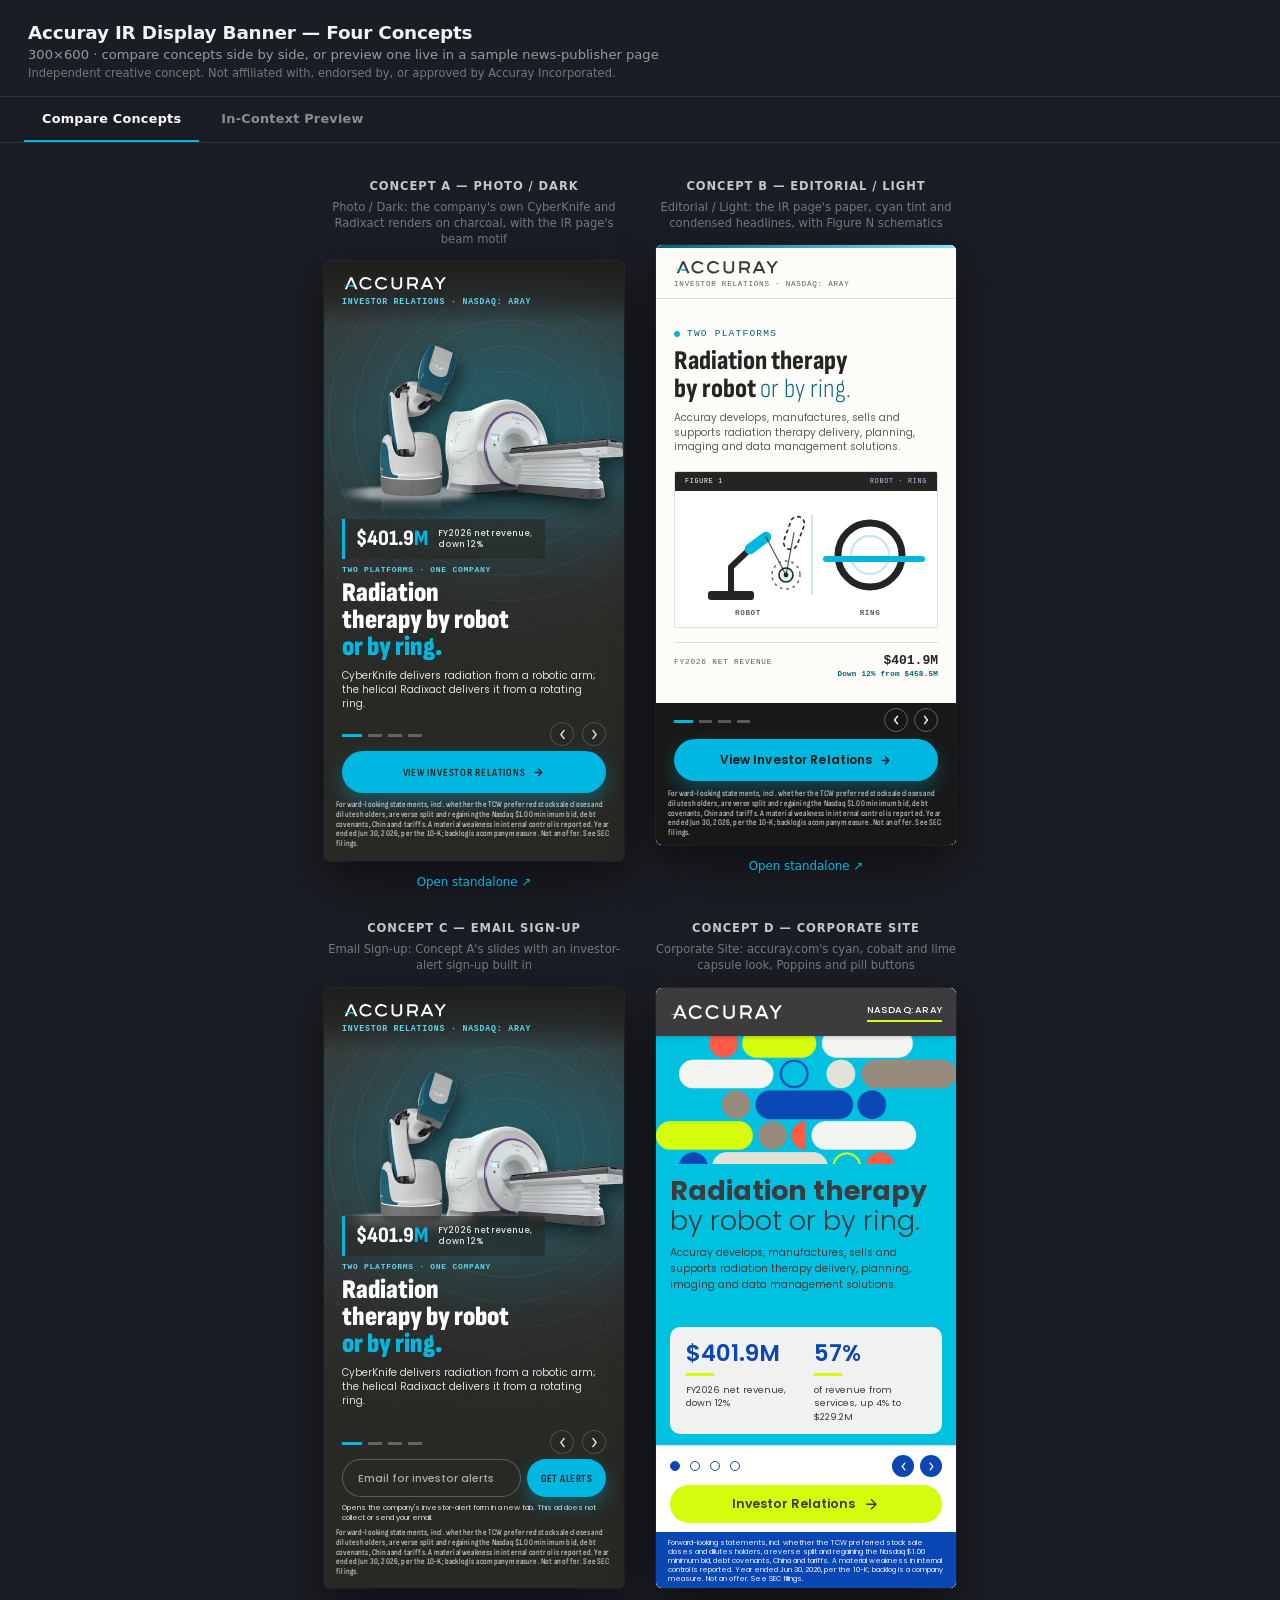
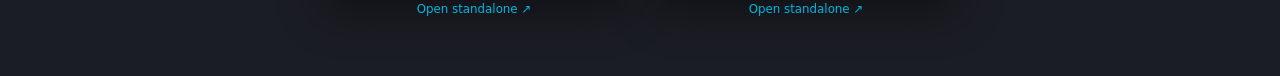
<file: index.html>
<!DOCTYPE html>
<html lang="en">
<head>
<meta name="robots" content="noindex,nofollow">
<meta charset="UTF-8">
<meta name="viewport" content="width=device-width,initial-scale=1">
<meta name="ir-banner-company" content="Accuray Incorporated">
<link rel="icon" href="data:,">
<title>Accuray IR Banner — Concept Comparison</title>
<style>
  :root { --ui-accent:#00b7e1; }
  * { margin:0; padding:0; box-sizing:border-box; }
  html, body {
    height:100%;
    background:#1b1d24;
    font-family:-apple-system, BlinkMacSystemFont, 'Segoe UI', system-ui, sans-serif;
    color:#f2f3f5;
  }
  header {
    padding:22px 28px 16px;
    border-bottom:1px solid rgba(255,255,255,0.08);
  }
  header h1 { font-size:1.15rem; font-weight:700; letter-spacing:-0.01em; }
  header p { margin-top:4px; font-size:0.82rem; color:rgba(255,255,255,0.55); }
  header p.pitch-note { font-size:0.72rem; color:rgba(255,255,255,0.4); }

  /* ---- tabs ---- */
  .tabs {
    display:flex;
    gap:4px;
    padding:0 24px;
    border-bottom:1px solid rgba(255,255,255,0.08);
  }
  .tab-btn {
    background:none;
    border:0;
    font-family:inherit;
    color:rgba(255,255,255,0.5);
    font-size:0.8rem;
    font-weight:700;
    letter-spacing:0.02em;
    padding:14px 18px;
    cursor:pointer;
    border-bottom:2px solid transparent;
    transition:color 0.15s ease;
  }
  .tab-btn:hover { color:rgba(255,255,255,0.8); }
  .tab-btn.active { color:#fff; border-bottom-color:var(--ui-accent); }
  .tab-panel { display:none; }
  .tab-panel.active { display:block; }

  main {
    display:flex;
    flex-wrap:wrap;
    gap:32px;
    justify-content:center;
    padding:36px 24px 60px;
  }
  /* four 300px frames need about 1344px of width; below that, wrap 2 + 2 rather than 3 + 1 */
  @media (max-width:1343px) { main { max-width:700px; margin:0 auto; } }
  .col { display:flex; flex-direction:column; align-items:center; gap:14px; }
  .col h2 {
    font-size:0.72rem;
    font-weight:700;
    letter-spacing:0.08em;
    text-transform:uppercase;
    color:rgba(255,255,255,0.75);
  }
  .col .tag {
    max-width:300px;
    min-height:2.8em;
    font-size:0.72rem;
    line-height:1.4;
    text-align:center;
    color:rgba(255,255,255,0.4);
    margin-top:-8px;
  }
  .frame-wrap {
    width:300px;
    height:600px;
    border-radius:6px;
    overflow:hidden;
    box-shadow:0 20px 48px rgba(0,0,0,0.45), 0 0 0 1px rgba(255,255,255,0.06);
    background:#000;
  }
  iframe { width:300px; height:600px; border:0; display:block; }
  .col a {
    font-size:0.74rem;
    color:var(--ui-accent);
    text-decoration:none;
  }
  .col a:hover { text-decoration:underline; }

  /* ---- in-context preview panel ---- */
  .preview-intro {
    text-align:center;
    padding:28px 24px 0;
  }
  .preview-intro p {
    font-size:0.82rem;
    color:rgba(255,255,255,0.55);
    max-width:560px;
    margin:0 auto;
  }
  .concept-switch {
    display:flex;
    flex-wrap:wrap;
    gap:10px;
    justify-content:center;
    padding:18px 24px 0;
  }
  .concept-btn {
    background:rgba(255,255,255,0.06);
    border:1px solid rgba(255,255,255,0.14);
    color:rgba(255,255,255,0.65);
    font-family:inherit;
    font-size:0.76rem;
    font-weight:700;
    letter-spacing:0.02em;
    padding:9px 16px;
    border-radius:20px;
    cursor:pointer;
    transition:all 0.15s ease;
  }
  .concept-btn:hover { border-color:rgba(255,255,255,0.3); }
  .concept-btn.active { background:var(--ui-accent); border-color:var(--ui-accent); color:#0c1015; }

  .preview-wrap {
    max-width:1180px;
    margin:24px auto 12px;
    padding:0 24px;
  }
  .preview-frame-outer {
    border-radius:6px;
    overflow:hidden;
    box-shadow:0 20px 48px rgba(0,0,0,0.45), 0 0 0 1px rgba(255,255,255,0.06);
  }
  #preview-iframe {
    width:100%;
    height:950px;
    border:0;
    display:block;
    background:#fff;
  }
  .preview-footer {
    text-align:center;
    padding:14px 24px 60px;
  }
  .preview-footer a {
    font-size:0.74rem;
    color:var(--ui-accent);
    text-decoration:none;
  }
  .preview-footer a:hover { text-decoration:underline; }
</style>
</head>
<body>

<header>
  <h1>Accuray IR Display Banner — Four Concepts</h1>
  <p>300×600 · compare concepts side by side, or preview one live in a sample news-publisher page</p>
  <p class="pitch-note">Independent creative concept. Not affiliated with, endorsed by, or approved by Accuray Incorporated.</p>
</header>

<div class="tabs">
  <button type="button" class="tab-btn active" data-tab="compare">Compare Concepts</button>
  <button type="button" class="tab-btn" data-tab="preview">In-Context Preview</button>
</div>

<section class="tab-panel active" id="tab-compare">
  <main>
    <div class="col">
      <h2>Concept A — Photo / Dark</h2>
      <span class="tag">Photo / Dark: the company&#x27;s own CyberKnife and Radixact renders on charcoal, with the IR page&#x27;s beam motif</span>
      <div class="frame-wrap">
        <iframe src="concept-a-photo/index.html" title="Accuray banner — photo concept"></iframe>
      </div>
      <a href="concept-a-photo/index.html" target="_blank" rel="noopener">Open standalone ↗</a>
    </div>

    <div class="col">
      <h2>Concept B — Editorial / Light</h2>
      <span class="tag">Editorial / Light: the IR page&#x27;s paper, cyan tint and condensed headlines, with Figure N schematics</span>
      <div class="frame-wrap">
        <iframe src="concept-b-editorial/index.html" title="Accuray banner — editorial concept"></iframe>
      </div>
      <a href="concept-b-editorial/index.html" target="_blank" rel="noopener">Open standalone ↗</a>
    </div>

    <div class="col">
      <h2>Concept C — Email Sign-up</h2>
      <span class="tag">Email Sign-up: Concept A&#x27;s slides with an investor-alert sign-up built in</span>
      <div class="frame-wrap">
        <iframe src="concept-c-dashboard/index.html" title="Accuray banner — email sign-up concept"></iframe>
      </div>
      <a href="concept-c-dashboard/index.html" target="_blank" rel="noopener">Open standalone ↗</a>
    </div>

    <div class="col">
      <h2>Concept D — Corporate Site</h2>
      <span class="tag">Corporate Site: accuray.com&#x27;s cyan, cobalt and lime capsule look, Poppins and pill buttons</span>
      <div class="frame-wrap">
        <iframe src="concept-d-corporate/index.html" title="Accuray banner — corporate-site concept"></iframe>
      </div>
      <a href="concept-d-corporate/index.html" target="_blank" rel="noopener">Open standalone ↗</a>
    </div>
  </main>
</section>

<section class="tab-panel" id="tab-preview">
  <div class="preview-intro">
    <p>A sample news-publisher article page with the banner dropped into the right-rail ad slot — the way it would actually sit alongside real editorial content. Switch concepts below.</p>
  </div>

  <div class="concept-switch">
    <button type="button" class="concept-btn active" data-concept="a">Concept A — Photo</button>
    <button type="button" class="concept-btn" data-concept="b">Concept B — Editorial</button>
    <button type="button" class="concept-btn" data-concept="c">Concept C — Email Sign-up</button>
    <button type="button" class="concept-btn" data-concept="d">Concept D — Corporate Site</button>
  </div>

  <div class="preview-wrap">
    <div class="preview-frame-outer">
      <iframe id="preview-iframe" src="context-preview/news.html?concept=a" title="Accuray banner — in-context publisher preview"></iframe>
    </div>
  </div>

  <div class="preview-footer">
    <a id="preview-open-link" href="context-preview/news.html?concept=a" target="_blank" rel="noopener">Open standalone ↗</a>
  </div>
</section>

<script>
  document.querySelectorAll('.tab-btn').forEach(function (btn) {
    btn.addEventListener('click', function () {
      document.querySelectorAll('.tab-btn').forEach(function (b) { b.classList.remove('active') })
      document.querySelectorAll('.tab-panel').forEach(function (p) { p.classList.remove('active') })
      btn.classList.add('active')
      document.getElementById('tab-' + btn.dataset.tab).classList.add('active')
    })
  })

  document.querySelectorAll('.concept-btn').forEach(function (btn) {
    btn.addEventListener('click', function () {
      document.querySelectorAll('.concept-btn').forEach(function (b) { b.classList.remove('active') })
      btn.classList.add('active')
      var url = 'context-preview/news.html?concept=' + btn.dataset.concept
      document.getElementById('preview-iframe').src = url
      document.getElementById('preview-open-link').href = url
    })
  })
</script>

</body>
</html>
</file>
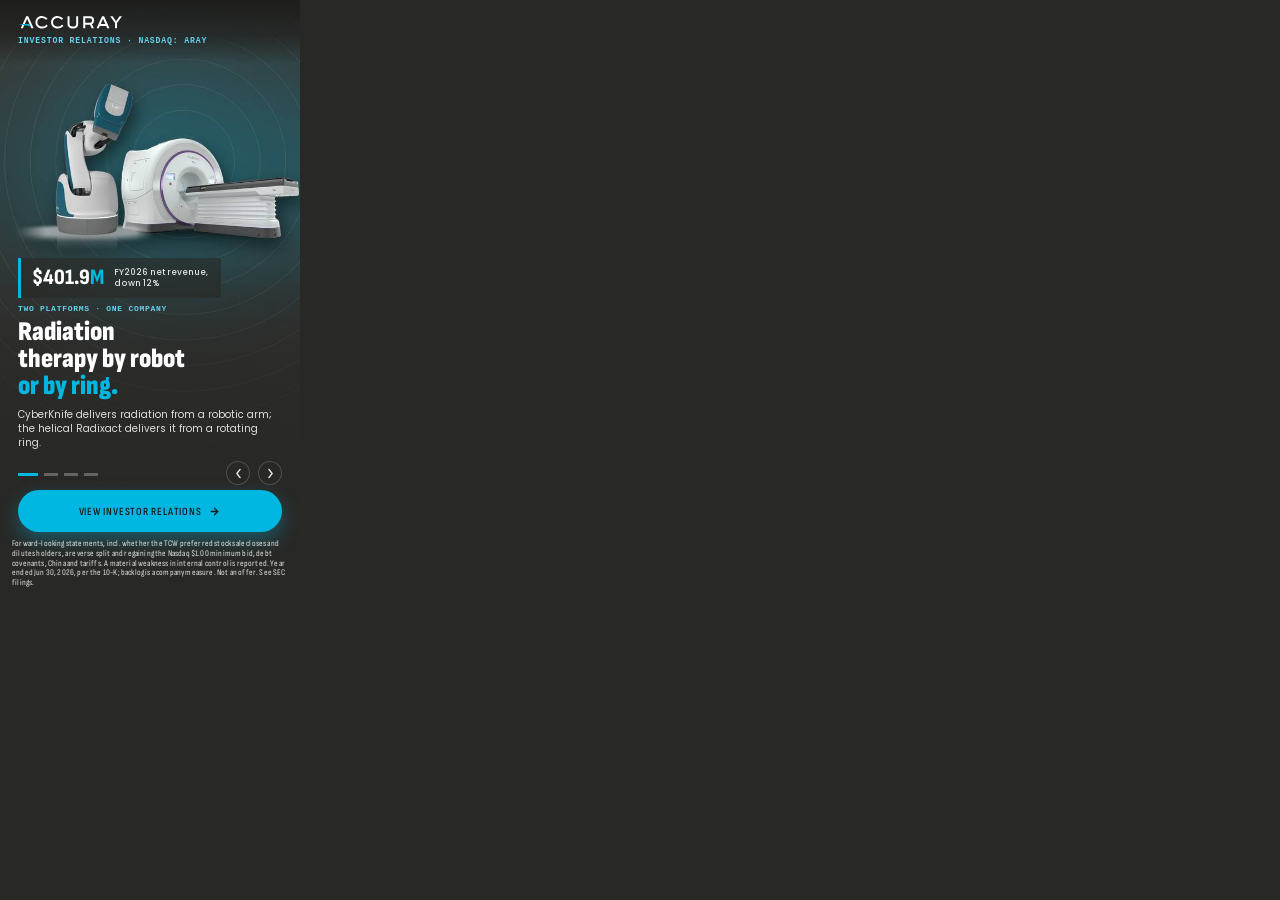
<file: concept-a-photo/index.html>
<!DOCTYPE html>
<html lang="en">
<head>
<meta name="robots" content="noindex,nofollow">
<meta charset="UTF-8">
<meta name="ad.size" content="width=300,height=600">
<meta http-equiv="X-UA-Compatible" content="IE=Edge">
<meta name="viewport" content="width=300,initial-scale=1">
<link rel="icon" href="data:,">
<title>Accuray Incorporated — Investor Relations</title>
<link rel="preconnect" href="https://fonts.googleapis.com">
<link rel="preconnect" href="https://fonts.gstatic.com" crossorigin>
<link href="https://fonts.googleapis.com/css2?family=Sofia+Sans+Condensed:wght@500;700;800;900&family=Poppins:wght@400;500;600&family=Ubuntu+Sans+Mono:wght@500;700&display=swap" rel="stylesheet">
<link rel="stylesheet" href="style.css">
</head>
<body>

<!--
  Accuray Incorporated — IR display banner, 300x600 — Concept A: Photo / Dark.
  Promotes: https://gracinting.github.io/accuray-ir-concept/
  The company's own CyberKnife and Radixact renders (accuray.com, as used on
  the IR concept page) on charcoal with a cyan halo, plus the IR page's beam
  motif. Floating chip, headline, CTA and a long risk disclosure; no persistent
  stat row (every figure carries its own qualifier on the slide). Concept C is
  generated from this file (scripts/build_concept_c.py): re-run it after every edit.
-->

<div id="banner" aria-label="Accuray Incorporated investor relations advertisement">

  <div id="slides">

    <!-- Slide 1 — Overview: two platforms -->
    <section class="slide" data-index="0">
      <img class="slide-bg" src="assets/slide-1.jpg" alt="Accuray CyberKnife robotic system beside the Radixact ring system (company renders)">
      <div class="slide-scrim-top"></div>
      <div class="slide-scrim-bottom"></div>
      <div class="slide-copy">
        <div class="mid-chip">
          <span class="chip-num">$401.9<em>M</em></span>
          <span class="chip-label">FY2026 net revenue,<br>down 12%</span>
        </div>
        <div class="copy-bottom">
          <div class="kicker">Two Platforms · One Company</div>
          <h1>Radiation<br>therapy by robot<br><em>or&nbsp;by&nbsp;ring.</em></h1>
          <p>CyberKnife delivers radiation from a robotic arm; the helical Radixact delivers it from a rotating ring.</p>
        </div>
      </div>
    </section>

    <!-- Slide 2 — CyberKnife (robotic delivery) -->
    <section class="slide" data-index="1">
      <img class="slide-bg" src="assets/slide-2.jpg" alt="Accuray CyberKnife S7 render with a schematic of beams aimed at one target">
      <div class="slide-scrim-top"></div>
      <div class="slide-scrim-bottom"></div>
      <div class="slide-copy">
        <div class="mid-chip">
          <span class="chip-num">CyberKnife<em>&nbsp;S7</em></span>
          <span class="chip-label">Robotic<br>delivery</span>
        </div>
        <div class="copy-bottom">
          <div class="kicker">The Robot</div>
          <h1>A robotic arm<br>that moves around<br><em>the&nbsp;patient.</em></h1>
          <p>A compact linear accelerator rides the arm. The company says Synchrony tracking is designed to adapt treatment to targets that move.</p>
        </div>
      </div>
    </section>

    <!-- Slide 3 — Radixact (helical delivery) -->
    <section class="slide" data-index="2">
      <img class="slide-bg" src="assets/slide-3.jpg" alt="Accuray Radixact helical ring system (company render)">
      <div class="slide-scrim-top"></div>
      <div class="slide-scrim-bottom"></div>
      <div class="slide-copy">
        <div class="mid-chip">
          <span class="chip-num">360<em>°</em></span>
          <span class="chip-label">Helical delivery<br>from a ring</span>
        </div>
        <div class="copy-bottom">
          <div class="kicker">The Ring</div>
          <h1>A ring that turns<br>while the table<br><em>moves&nbsp;through.</em></h1>
          <p>Radixact pairs a linear accelerator with CT imaging in a ring gantry. ClearRT imaging is the company’s helical kVCT.</p>
        </div>
      </div>
    </section>

    <!-- Slide 4 — FY2026 in the filing, with the financing status -->
    <section class="slide" data-index="3">
      <img class="slide-bg" src="assets/slide-4.jpg" alt="">
      <svg class="motif" viewBox="0 0 300 600" role="img" aria-label="Bars: products revenue fell from $237.6 million to $172.7 million; services rose from $220.9 million to $229.2 million">
        <text class="m-lab" x="18" y="76">NET REVENUE · $ MILLIONS · FY2025 VS FY2026</text>
        <text class="m-grp" x="18" y="97">PRODUCTS</text><text class="m-pct down" x="282" y="97" text-anchor="end">DOWN 27%</text>
        <rect class="b25" x="18" y="102" width="198" height="12" rx="6"/><text class="m-yr" x="26" y="110.6">FY25</text><text class="m-bv" x="222" y="110.6">237.6</text>
        <rect class="b26" x="18" y="118" width="143.9" height="12" rx="6"/><text class="m-yr k" x="26" y="126.6">FY26</text><text class="m-bv hi" x="167.9" y="126.6">172.7</text>
        <text class="m-grp" x="18" y="153">SERVICES</text><text class="m-pct up" x="282" y="153" text-anchor="end">UP 4%</text>
        <rect class="b25" x="18" y="158" width="184.1" height="12" rx="6"/><text class="m-yr" x="26" y="166.6">FY25</text><text class="m-bv" x="208.1" y="166.6">220.9</text>
        <rect class="b26" x="18" y="174" width="191" height="12" rx="6"/><text class="m-yr k" x="26" y="182.6">FY26</text><text class="m-bv hi" x="215" y="182.6">229.2</text>
        <text class="m-lab" x="18" y="203">BARS SHARE ONE SCALE, 0 TO $240M · 10-K</text>
      </svg>
      <div class="slide-scrim-top"></div>
      <div class="slide-scrim-bottom"></div>
      <div class="slide-copy">
        <div class="mid-chip">
          <span class="chip-num">$312.5<em>M</em></span>
          <span class="chip-label">Order backlog, Jun 30,<br>down 27% (company measure)</span>
        </div>
        <div class="copy-bottom">
          <div class="kicker">FY2026 · Year to Jun 30, 2026</div>
          <h1>Services up 4%.<br>Products down 27%.<br><em>Net&nbsp;loss&nbsp;$49.2M.</em></h1>
          <p>Cash $40.6M against $182.0M of debt principal. The TCW preferred stock sale is signed, not closed.</p>
        </div>
      </div>
    </section>

  </div>

  <!-- Persistent chrome — sits above the rotating slides -->
  <header id="top-bar" class="reveal" data-delay="0">
    <div id="logo">
      <svg class="lockup" viewBox="0 0 340.73 41.02" role="img" aria-label="Accuray" ><path fill="#fff" d="M77.93,0C66,0,57.06,8.78,57.06,20.41c0,12,9.25,20.61,22,20.61,7.55,0,13.88-2.75,18.3-8l.26-.31-4.28-4.64-.34.33c-4.39,4.4-8.07,6-13.58,6-7.7,0-16-4.37-16-14,0-8.12,6.22-14,14.79-14,4.78,0,9,1.75,13.72,5.69l.29.24,4.82-4.11L96.71,8A26.69,26.69,0,0,0,77.93,0"/><path fill="#fff" d="M129.14,0c-11.9,0-20.87,8.78-20.87,20.41,0,12,9.25,20.61,22,20.61,7.55,0,13.88-2.75,18.3-8l.26-.31-4.28-4.64-.33.33c-4.4,4.4-8.08,6-13.59,6-7.69,0-16-4.37-16-14,0-8.12,6.22-14,14.79-14,4.78,0,9,1.75,13.71,5.69l.3.24,4.83-4.11L147.93,8a26.73,26.73,0,0,0-18.79-8"/><path fill="#fff" d="M162.35.87V25.13c0,3.25.17,6.19,2.23,9.23,4,5.87,11.67,6.51,14.79,6.51,3.93,0,11.09-.75,14.88-5.72,2.61-3.37,2.81-6.28,2.81-10V.87h-6.39V25.13c0,6.65-2.92,9.24-10.42,9.24-4.54,0-7.63-.87-9.44-2.68s-2-3.91-2-6.56V.87h-6.44"/><path fill="#fff" d="M30,9.14l13.76,31H51L33.5.82H26.77L9,40.1H16Z"/><polygon fill="#fff" points="318.06 40.1 324.5 40.1 324.47 23.31 340.73 0.92 332.69 0.92 321.38 16.82 309.91 0.92 302.08 0.92 318.02 23.13 318.06 40.1"/><path fill="#fff" d="M249.34,14.67A13.73,13.73,0,0,0,235.64,1H213.79V40.1h6.5V28.37h15.52l5.7,11.74h7.32l-6.64-13.4A13.71,13.71,0,0,0,249.34,14.67ZM220.29,7.39h15.35a7.28,7.28,0,1,1,0,14.56H220.29Z"/><path fill="#fff" d="M282.13.82h-6.74L257.59,40.1h7.05L268,32.7h21.15l3.29,7.4h7.24Zm-3.48,8.32,7.57,17H271Z"/><polygon fill="#00b7e1" points="40.73 33.22 37.57 26.11 0 26.11 40.73 33.22"/></svg>
    </div>
    <div id="eyebrow">INVESTOR&nbsp;RELATIONS&nbsp;·&nbsp;NASDAQ:&nbsp;ARAY</div>
  </header>

  <div id="bottom-fixed" class="reveal" data-delay="4">
    <button type="button" class="nav-arrow" id="arrow-prev" aria-label="Previous slide">
    <svg viewBox="0 0 16 16"><path d="M10 3 6 8l4 5" stroke="currentColor" stroke-width="1.7" fill="none" stroke-linecap="round" stroke-linejoin="round"/></svg>
  </button>
    <button type="button" class="nav-arrow" id="arrow-next" aria-label="Next slide">
    <svg viewBox="0 0 16 16"><path d="M6 3l4 5-4 5" stroke="currentColor" stroke-width="1.7" fill="none" stroke-linecap="round" stroke-linejoin="round"/></svg>
  </button>
    <div id="dots" role="tablist" aria-label="Slide selector">
      <button class="dot active" data-index="0" aria-label="Slide 1: Two platforms"></button>
      <button class="dot" data-index="1" aria-label="Slide 2: CyberKnife"></button>
      <button class="dot" data-index="2" aria-label="Slide 3: Radixact"></button>
      <button class="dot" data-index="3" aria-label="Slide 4: FY2026 and financing"></button>
    </div>


    <a href="#" id="cta">
      <span>View Investor Relations</span>
      <svg viewBox="0 0 16 16" id="cta-arrow" aria-hidden="true"><path d="M4 8h8M8 4l4 4-4 4" stroke="currentColor" stroke-width="1.6" fill="none" stroke-linecap="round" stroke-linejoin="round"/></svg>
    </a>
    <p id="disclosure">Forward-looking statements, incl. whether the TCW preferred stock sale closes and dilutes holders, a reverse split and regaining the Nasdaq $1.00 minimum bid, debt covenants, China and tariffs. A material weakness in internal control is reported. Year ended Jun 30, 2026, per the 10-K; backlog is a company measure. Not an offer. See SEC filings.</p>
  </div>

  <!-- Standard HTML5-ad click-tag plumbing -->
  <div id="click-tag-wrapper"></div>
</div>

<script src="script.js"></script>
</body>
</html>
</file>
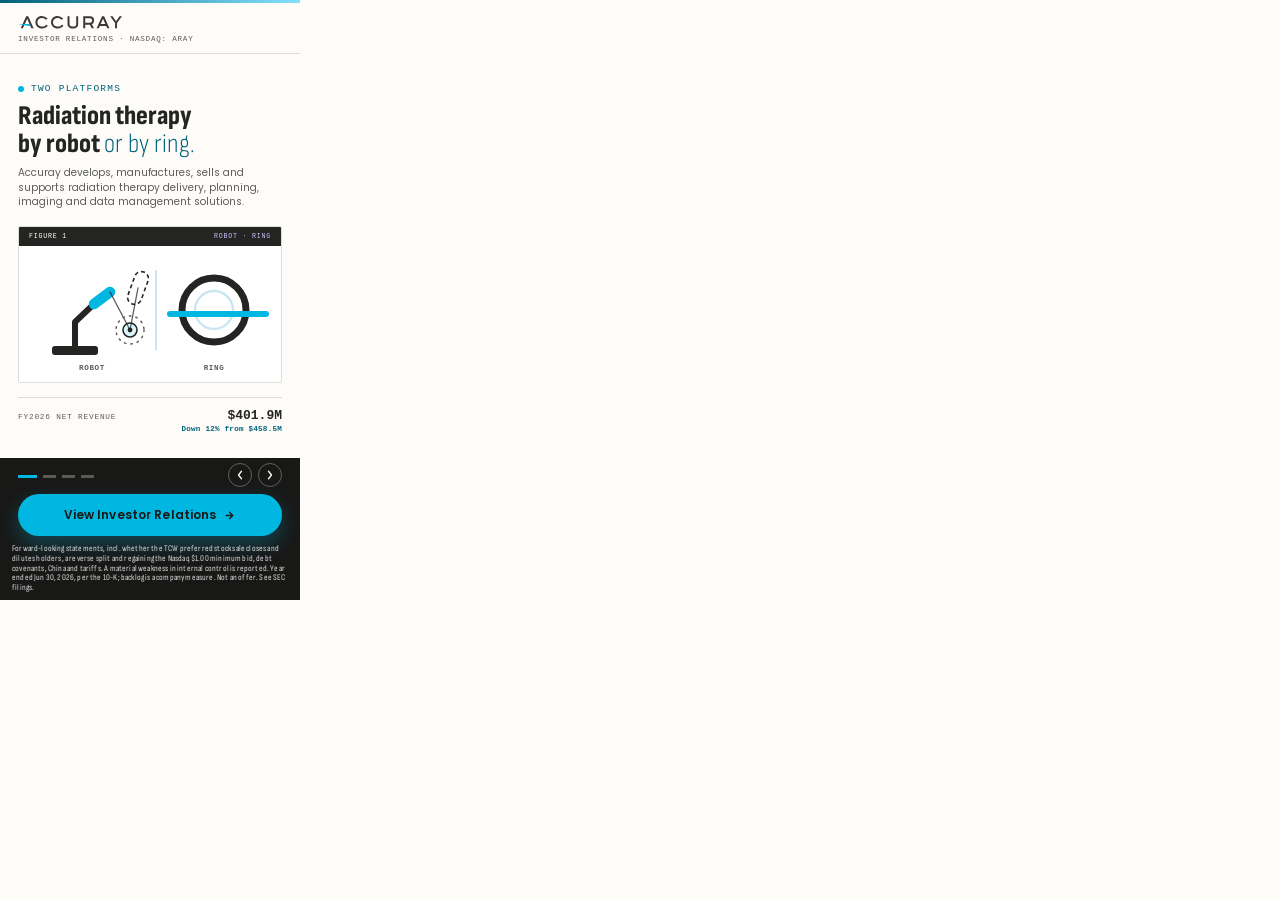
<file: concept-b-editorial/index.html>
<!DOCTYPE html>
<html lang="en">
<head>
<meta name="robots" content="noindex,nofollow">
<meta charset="UTF-8">
<meta name="ad.size" content="width=300,height=600">
<meta http-equiv="X-UA-Compatible" content="IE=Edge">
<meta name="viewport" content="width=300,initial-scale=1">
<link rel="icon" href="data:,">
<title>Accuray Incorporated — Investor Overview</title>
<link rel="preconnect" href="https://fonts.googleapis.com">
<link rel="preconnect" href="https://fonts.gstatic.com" crossorigin>
<link href="https://fonts.googleapis.com/css2?family=Sofia+Sans+Condensed:wght@300;500;700;800;900&family=Poppins:wght@400;500;600&family=Ubuntu+Sans+Mono:wght@400;500;700&display=swap" rel="stylesheet">
<link rel="stylesheet" href="style.css">
</head>
<body>

<!--
  Accuray Incorporated — IR display banner, 300x600 — Concept B: Editorial / Light.
  Promotes: https://gracinting.github.io/accuray-ir-concept/
  The IR concept page's own look: paper ground, cyan tint, condensed bold
  headlines with a light second clause, mono figure captions, one inline-SVG
  "Figure N" schematic per slide (same line weight across all four), dark
  closing CTA band carrying the risk disclosure.
-->

<div id="banner" aria-label="Accuray Incorporated investor relations advertisement">

  <div id="top-rule"></div>

  <header id="top-bar" class="reveal" data-delay="0">
    <div id="logo">
      <svg class="lockup" viewBox="0 0 340.73 41.02" role="img" aria-label="Accuray" ><path fill="#3a3936" d="M77.93,0C66,0,57.06,8.78,57.06,20.41c0,12,9.25,20.61,22,20.61,7.55,0,13.88-2.75,18.3-8l.26-.31-4.28-4.64-.34.33c-4.39,4.4-8.07,6-13.58,6-7.7,0-16-4.37-16-14,0-8.12,6.22-14,14.79-14,4.78,0,9,1.75,13.72,5.69l.29.24,4.82-4.11L96.71,8A26.69,26.69,0,0,0,77.93,0"/><path fill="#3a3936" d="M129.14,0c-11.9,0-20.87,8.78-20.87,20.41,0,12,9.25,20.61,22,20.61,7.55,0,13.88-2.75,18.3-8l.26-.31-4.28-4.64-.33.33c-4.4,4.4-8.08,6-13.59,6-7.69,0-16-4.37-16-14,0-8.12,6.22-14,14.79-14,4.78,0,9,1.75,13.71,5.69l.3.24,4.83-4.11L147.93,8a26.73,26.73,0,0,0-18.79-8"/><path fill="#3a3936" d="M162.35.87V25.13c0,3.25.17,6.19,2.23,9.23,4,5.87,11.67,6.51,14.79,6.51,3.93,0,11.09-.75,14.88-5.72,2.61-3.37,2.81-6.28,2.81-10V.87h-6.39V25.13c0,6.65-2.92,9.24-10.42,9.24-4.54,0-7.63-.87-9.44-2.68s-2-3.91-2-6.56V.87h-6.44"/><path fill="#3a3936" d="M30,9.14l13.76,31H51L33.5.82H26.77L9,40.1H16Z"/><polygon fill="#3a3936" points="318.06 40.1 324.5 40.1 324.47 23.31 340.73 0.92 332.69 0.92 321.38 16.82 309.91 0.92 302.08 0.92 318.02 23.13 318.06 40.1"/><path fill="#3a3936" d="M249.34,14.67A13.73,13.73,0,0,0,235.64,1H213.79V40.1h6.5V28.37h15.52l5.7,11.74h7.32l-6.64-13.4A13.71,13.71,0,0,0,249.34,14.67ZM220.29,7.39h15.35a7.28,7.28,0,1,1,0,14.56H220.29Z"/><path fill="#3a3936" d="M282.13.82h-6.74L257.59,40.1h7.05L268,32.7h21.15l3.29,7.4h7.24Zm-3.48,8.32,7.57,17H271Z"/><polygon fill="#00b7e1" points="40.73 33.22 37.57 26.11 0 26.11 40.73 33.22"/></svg>
    </div>
    <div id="masthead">INVESTOR&nbsp;RELATIONS&nbsp;·&nbsp;NASDAQ:&nbsp;ARAY</div>
  </header>

  <div id="slides">

    <!-- Slide 1 — Cover: two platforms -->
    <section class="slide" data-index="0">
      <div class="slide-copy">
        <p class="eyebrow">Two Platforms</p>
        <h1>Radiation therapy<br>by robot <em>or&nbsp;by&nbsp;ring.</em></h1>
        <p class="lead">Accuray develops, manufactures, sells and supports radiation therapy delivery, planning, imaging and data management solutions.</p>

        <figure class="fig-card">
          <div class="fig-bar"><span>Figure 1</span><span>Robot · Ring</span></div>
          <div class="fig-body">
            <svg viewBox="0 0 240 118" role="img" aria-label="Schematic: a robotic arm aiming a beam at a target, beside a ring with a table passing through it">
              <path class="fig-ghost" d="M126 12 V92"/>
              <rect class="fig-node-r" x="22" y="88" width="46" height="9" rx="3"/>
              <path class="fig-link" d="M45 88 V64 L64 46"/>
              <path class="fig-mark a" d="M64 46 L80 34"/>
              <path class="fig-beam" d="M80 34 L100 72 M108 30 L100 72"/>
              <g class="fig-head" transform="translate(108 30) rotate(110)"><rect x="-17" y="-7" width="34" height="14" rx="7"/></g>
              <circle class="fig-iso" cx="100" cy="72" r="14"/>
              <circle class="fig-tgt" cx="100" cy="72" r="7"/><circle class="fig-tgt-dot" cx="100" cy="72" r="2.4"/>
              <circle class="fig-ring" cx="184" cy="52" r="32"/>
              <circle class="fig-ring-in" cx="184" cy="52" r="19"/>
              <path class="fig-table" d="M140 56 H236"/>
              <text class="fig-cap" x="62" y="112" text-anchor="middle">ROBOT</text>
              <text class="fig-cap" x="184" y="112" text-anchor="middle">RING</text>
            </svg>
          </div>
        </figure>

        <dl class="kf">
          <dt>FY2026 net revenue</dt>
          <dd>$401.9M <em>Down 12% from $458.5M</em></dd>
        </dl>
      </div>
    </section>

    <!-- Slide 2 — CyberKnife -->
    <section class="slide" data-index="1">
      <div class="slide-copy">
        <p class="eyebrow">Fig. 02 · The Robot</p>
        <h1>A robotic arm that<br>moves around <em>the&nbsp;patient.</em></h1>
        <p class="lead">CyberKnife mounts a compact linear accelerator on the arm. The company says Synchrony tracking is designed to adapt to moving targets.</p>

        <figure class="fig-card">
          <div class="fig-bar"><span>Figure 2</span><span>One target · Many angles</span></div>
          <div class="fig-body">
            <svg viewBox="0 0 240 118" role="img" aria-label="Schematic: beams from several head positions aimed at one target">
              <circle class="fig-iso" cx="132" cy="58" r="14"/><circle class="fig-iso" cx="132" cy="58" r="28"/><circle class="fig-iso" cx="132" cy="58" r="44"/>
              <path class="fig-beam" d="M52 22 L132 58 M214 26 L132 58 M222 90 L132 58 M50 94 L132 58"/>
              <g class="fig-head" transform="translate(214 26) rotate(150)"><rect x="-17" y="-7" width="34" height="14" rx="7"/></g>
              <g class="fig-head" transform="translate(222 90) rotate(-155)"><rect x="-17" y="-7" width="34" height="14" rx="7"/></g>
              <g class="fig-head" transform="translate(50 94) rotate(-26)"><rect x="-17" y="-7" width="34" height="14" rx="7"/></g>
              <path class="fig-mark a" d="M42 17 L62 27"/>
              <g class="fig-head" transform="translate(52 22) rotate(24)"><rect x="-17" y="-7" width="34" height="14" rx="7"/></g>
              <circle class="fig-tgt" cx="132" cy="58" r="8"/><circle class="fig-tgt-dot" cx="132" cy="58" r="2.6"/>
              <path class="fig-lead" d="M141 58 H166"/>
              <text class="fig-cap" x="170" y="61">TARGET</text>
            </svg>
          </div>
        </figure>

        <dl class="kf">
          <dt>Designed for</dt>
          <dd>SRS · SBRT <em>Per the company’s 10-K</em></dd>
        </dl>
      </div>
    </section>

    <!-- Slide 3 — Radixact -->
    <section class="slide" data-index="2">
      <div class="slide-copy">
        <p class="eyebrow">Fig. 03 · The Ring</p>
        <h1>A ring that turns,<br>a table that <em>moves.</em></h1>
        <p class="lead">Radixact pairs a linear accelerator with CT imaging in a ring gantry and delivers radiation in 360-degree rotations.</p>

        <figure class="fig-card">
          <div class="fig-bar"><span>Figure 3</span><span>Source circles · Table moves</span></div>
          <div class="fig-body">
            <svg viewBox="0 0 240 118" role="img" aria-label="Schematic: a source circling a ring, beside a spiral path as the table moves through">
              <circle class="fig-ring" cx="58" cy="56" r="36"/>
              <circle class="fig-ring-in" cx="58" cy="56" r="22"/>
              <path class="fig-orbit" d="M58 14 A42 42 0 0 1 100 56"/>
              <circle class="fig-src" cx="95.6" cy="30.6" r="6.5"/>
              <path class="fig-helix" d="M122 56 C130 22 142 22 150 56 C158 90 170 90 178 56 C186 22 198 22 206 56"/>
              <path class="fig-table" d="M118 56 H232"/>
              <path class="fig-arrow" d="M214 80 H232 M226 75 L232 80 L226 85"/>
              <text class="fig-cap" x="58" y="112" text-anchor="middle">SOURCE</text>
              <text class="fig-cap" x="170" y="112" text-anchor="middle">TABLE →</text>
            </svg>
          </div>
        </figure>

        <dl class="kf">
          <dt>Imaging</dt>
          <dd>ClearRT <em>Helical kVCT, per the company</em></dd>
        </dl>
      </div>
    </section>

    <!-- Slide 4 — FY2026 in the 10-K -->
    <section class="slide" data-index="3">
      <div class="slide-copy">
        <p class="eyebrow">Fig. 04 · FY2026 in the 10-K</p>
        <h1>Services up 4%.<br>Products <em>down&nbsp;27%.</em></h1>
        <p class="lead">Net revenue $401.9M, down 12%; net loss $49.2M. Cash $40.6M, debt principal $182.0M. The TCW preferred stock sale is signed, not closed.</p>

        <figure class="fig-card">
          <div class="fig-bar"><span>Figure 4</span><span>Net revenue · $M · FY25 → FY26</span></div>
          <div class="fig-body">
            <svg viewBox="0 0 240 118" role="img" aria-label="Bars: products $237.6M to $172.7M; services $220.9M to $229.2M">
              <line class="fig-base" x1="14" y1="88" x2="226" y2="88"/>
              <rect class="fig-bar-prior" x="28" y="28.6" width="28" height="59.4" rx="3"/>
              <text class="fig-bar-label" x="42" y="24" text-anchor="middle">237.6</text>
              <rect class="fig-bar-now" x="62" y="44.8" width="28" height="43.2" rx="3"/>
              <text class="fig-bar-label strong" x="76" y="40" text-anchor="middle">172.7</text>
              <rect class="fig-bar-prior" x="136" y="32.8" width="28" height="55.2" rx="3"/>
              <text class="fig-bar-label" x="150" y="28" text-anchor="middle">220.9</text>
              <rect class="fig-bar-now" x="170" y="30.7" width="28" height="57.3" rx="3"/>
              <text class="fig-bar-label strong" x="184" y="26" text-anchor="middle">229.2</text>
              <text class="fig-bar-year" x="42" y="99" text-anchor="middle">FY25</text><text class="fig-bar-year" x="76" y="99" text-anchor="middle">FY26</text>
              <text class="fig-bar-year" x="150" y="99" text-anchor="middle">FY25</text><text class="fig-bar-year" x="184" y="99" text-anchor="middle">FY26</text>
              <text class="fig-grp" x="59" y="113" text-anchor="middle">PRODUCTS</text><text class="fig-grp" x="167" y="113" text-anchor="middle">SERVICES</text>
            </svg>
          </div>
        </figure>

        <dl class="kf">
          <dt>Order backlog</dt>
          <dd>$312.5M <em>Down 27% · company measure</em></dd>
        </dl>
      </div>
    </section>

  </div>

  <button type="button" class="nav-arrow" id="arrow-prev" aria-label="Previous slide">
    <svg viewBox="0 0 16 16"><path d="M10 3 6 8l4 5" stroke="currentColor" stroke-width="1.7" fill="none" stroke-linecap="round" stroke-linejoin="round"/></svg>
  </button>
  <button type="button" class="nav-arrow" id="arrow-next" aria-label="Next slide">
    <svg viewBox="0 0 16 16"><path d="M6 3l4 5-4 5" stroke="currentColor" stroke-width="1.7" fill="none" stroke-linecap="round" stroke-linejoin="round"/></svg>
  </button>

  <div id="dots" class="reveal" role="tablist" aria-label="Slide selector">
    <button class="dot active" data-index="0" aria-label="Slide 1: Two platforms"></button>
    <button class="dot" data-index="1" aria-label="Slide 2: CyberKnife"></button>
    <button class="dot" data-index="2" aria-label="Slide 3: Radixact"></button>
    <button class="dot" data-index="3" aria-label="Slide 4: FY2026 in the 10-K"></button>
  </div>

  <div id="bottom-fixed" class="reveal" data-delay="1">
    <a href="#" id="cta">
      <span>View Investor Relations</span>
      <svg viewBox="0 0 16 16" id="cta-arrow" aria-hidden="true"><path d="M4 8h8M8 4l4 4-4 4" stroke="currentColor" stroke-width="1.6" fill="none" stroke-linecap="round" stroke-linejoin="round"/></svg>
    </a>
    <div id="fls">Forward-looking statements, incl. whether the TCW preferred stock sale closes and dilutes holders, a reverse split and regaining the Nasdaq $1.00 minimum bid, debt covenants, China and tariffs. A material weakness in internal control is reported. Year ended Jun 30, 2026, per the 10-K; backlog is a company measure. Not an offer. See SEC filings.</div>
  </div>

  <!-- Standard HTML5-ad click-tag plumbing -->
  <div id="click-tag-wrapper"></div>
</div>

<script src="script.js"></script>
</body>
</html>
</file>
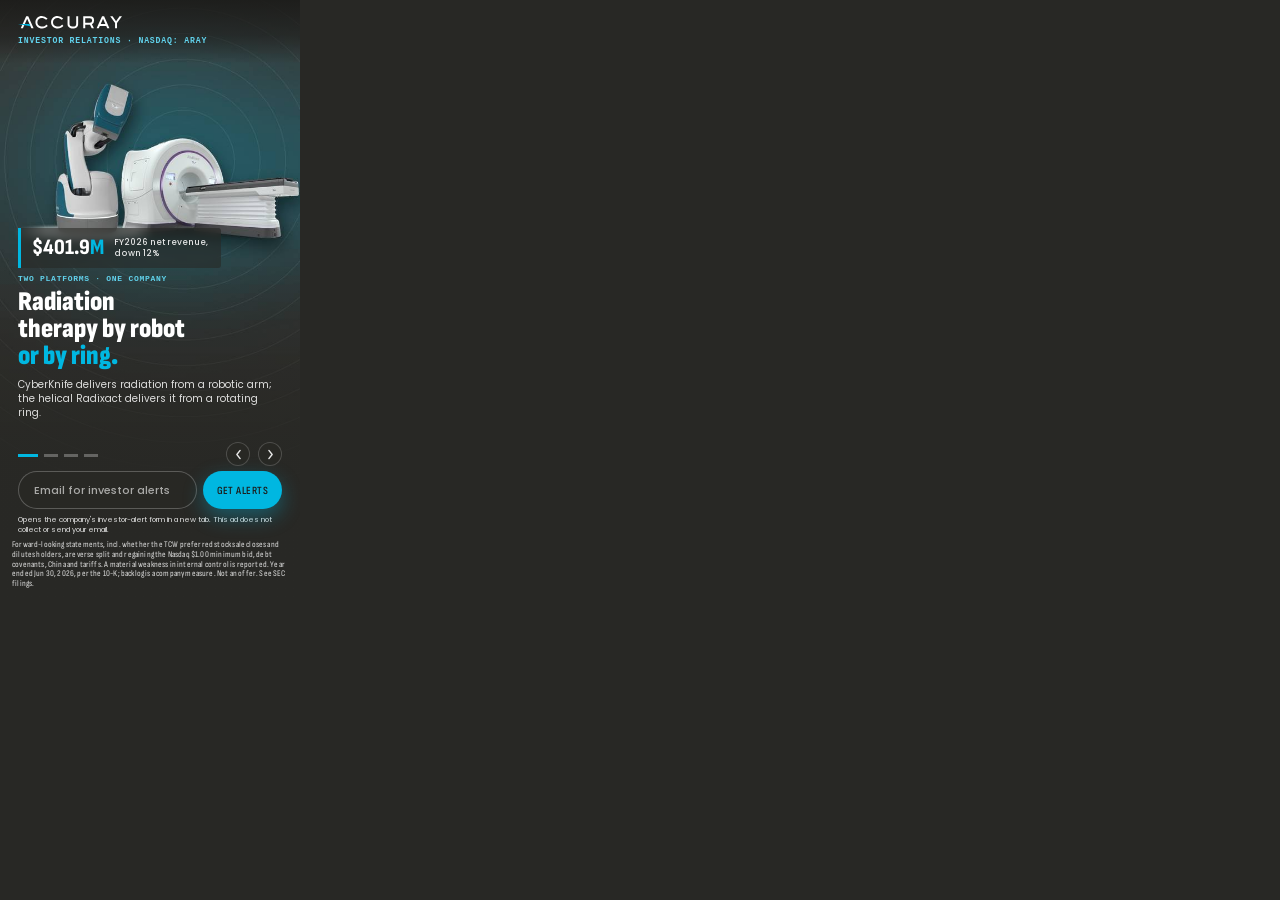
<file: concept-c-dashboard/index.html>
<!DOCTYPE html>
<html lang="en">
<head>
<meta name="robots" content="noindex,nofollow">
<meta charset="UTF-8">
<meta name="ad.size" content="width=300,height=600">
<meta http-equiv="X-UA-Compatible" content="IE=Edge">
<meta name="viewport" content="width=300,initial-scale=1">
<link rel="icon" href="data:,">
<title>Accuray Incorporated — Investor Alerts</title>
<link rel="preconnect" href="https://fonts.googleapis.com">
<link rel="preconnect" href="https://fonts.gstatic.com" crossorigin>
<link href="https://fonts.googleapis.com/css2?family=Sofia+Sans+Condensed:wght@500;700;800;900&family=Poppins:wght@400;500;600&family=Ubuntu+Sans+Mono:wght@500;700&display=swap" rel="stylesheet">
<link rel="stylesheet" href="style.css">
</head>
<body>
<!-- GENERATED by build_concept_c.py from ../concept-a-photo/ (a-fingerprint: 996189376c48).
     Don't edit this file: edit Concept A and re-run the script. -->


<!--
  Accuray Incorporated — IR display banner, 300x600 — Concept C (Concept A + email sign-up): Photo / Dark.
  Promotes: https://gracinting.github.io/accuray-ir-concept/
  The company's own CyberKnife and Radixact renders (accuray.com, as used on
  the IR concept page) on charcoal with a cyan halo, plus the IR page's beam
  motif. Floating chip, headline, CTA and a long risk disclosure; no persistent
  stat row (every figure carries its own qualifier on the slide). Concept C is
  generated from this file (scripts/build_concept_c.py): re-run it after every edit.
-->

<div id="banner" aria-label="Accuray Incorporated investor relations advertisement with investor email alerts sign-up">

  <div id="slides">

    <!-- Slide 1 — Overview: two platforms -->
    <section class="slide" data-index="0">
      <img class="slide-bg" src="assets/slide-1.jpg" alt="Accuray CyberKnife robotic system beside the Radixact ring system (company renders)">
      <div class="slide-scrim-top"></div>
      <div class="slide-scrim-bottom"></div>
      <div class="slide-copy">
        <div class="mid-chip">
          <span class="chip-num">$401.9<em>M</em></span>
          <span class="chip-label">FY2026 net revenue,<br>down 12%</span>
        </div>
        <div class="copy-bottom">
          <div class="kicker">Two Platforms · One Company</div>
          <h1>Radiation<br>therapy by robot<br><em>or&nbsp;by&nbsp;ring.</em></h1>
          <p>CyberKnife delivers radiation from a robotic arm; the helical Radixact delivers it from a rotating ring.</p>
        </div>
      </div>
    </section>

    <!-- Slide 2 — CyberKnife (robotic delivery) -->
    <section class="slide" data-index="1">
      <img class="slide-bg" src="assets/slide-2.jpg" alt="Accuray CyberKnife S7 render with a schematic of beams aimed at one target">
      <div class="slide-scrim-top"></div>
      <div class="slide-scrim-bottom"></div>
      <div class="slide-copy">
        <div class="mid-chip">
          <span class="chip-num">CyberKnife<em>&nbsp;S7</em></span>
          <span class="chip-label">Robotic<br>delivery</span>
        </div>
        <div class="copy-bottom">
          <div class="kicker">The Robot</div>
          <h1>A robotic arm<br>that moves around<br><em>the&nbsp;patient.</em></h1>
          <p>A compact linear accelerator rides the arm. The company says Synchrony tracking is designed to adapt treatment to targets that move.</p>
        </div>
      </div>
    </section>

    <!-- Slide 3 — Radixact (helical delivery) -->
    <section class="slide" data-index="2">
      <img class="slide-bg" src="assets/slide-3.jpg" alt="Accuray Radixact helical ring system (company render)">
      <div class="slide-scrim-top"></div>
      <div class="slide-scrim-bottom"></div>
      <div class="slide-copy">
        <div class="mid-chip">
          <span class="chip-num">360<em>°</em></span>
          <span class="chip-label">Helical delivery<br>from a ring</span>
        </div>
        <div class="copy-bottom">
          <div class="kicker">The Ring</div>
          <h1>A ring that turns<br>while the table<br><em>moves&nbsp;through.</em></h1>
          <p>Radixact pairs a linear accelerator with CT imaging in a ring gantry. ClearRT imaging is the company’s helical kVCT.</p>
        </div>
      </div>
    </section>

    <!-- Slide 4 — FY2026 in the filing, with the financing status -->
    <section class="slide" data-index="3">
      <img class="slide-bg" src="assets/slide-4.jpg" alt="">
      <svg class="motif" viewBox="0 0 300 600" role="img" aria-label="Bars: products revenue fell from $237.6 million to $172.7 million; services rose from $220.9 million to $229.2 million">
        <text class="m-lab" x="18" y="76">NET REVENUE · $ MILLIONS · FY2025 VS FY2026</text>
        <text class="m-grp" x="18" y="97">PRODUCTS</text><text class="m-pct down" x="282" y="97" text-anchor="end">DOWN 27%</text>
        <rect class="b25" x="18" y="102" width="198" height="12" rx="6"/><text class="m-yr" x="26" y="110.6">FY25</text><text class="m-bv" x="222" y="110.6">237.6</text>
        <rect class="b26" x="18" y="118" width="143.9" height="12" rx="6"/><text class="m-yr k" x="26" y="126.6">FY26</text><text class="m-bv hi" x="167.9" y="126.6">172.7</text>
        <text class="m-grp" x="18" y="153">SERVICES</text><text class="m-pct up" x="282" y="153" text-anchor="end">UP 4%</text>
        <rect class="b25" x="18" y="158" width="184.1" height="12" rx="6"/><text class="m-yr" x="26" y="166.6">FY25</text><text class="m-bv" x="208.1" y="166.6">220.9</text>
        <rect class="b26" x="18" y="174" width="191" height="12" rx="6"/><text class="m-yr k" x="26" y="182.6">FY26</text><text class="m-bv hi" x="215" y="182.6">229.2</text>
        <text class="m-lab" x="18" y="203">BARS SHARE ONE SCALE, 0 TO $240M · 10-K</text>
      </svg>
      <div class="slide-scrim-top"></div>
      <div class="slide-scrim-bottom"></div>
      <div class="slide-copy">
        <div class="mid-chip">
          <span class="chip-num">$312.5<em>M</em></span>
          <span class="chip-label">Order backlog, Jun 30,<br>down 27% (company measure)</span>
        </div>
        <div class="copy-bottom">
          <div class="kicker">FY2026 · Year to Jun 30, 2026</div>
          <h1>Services up 4%.<br>Products down 27%.<br><em>Net&nbsp;loss&nbsp;$49.2M.</em></h1>
          <p>Cash $40.6M against $182.0M of debt principal. The TCW preferred stock sale is signed, not closed.</p>
        </div>
      </div>
    </section>

  </div>

  <!-- Persistent chrome — sits above the rotating slides -->
  <header id="top-bar" class="reveal" data-delay="0">
    <div id="logo">
      <svg class="lockup" viewBox="0 0 340.73 41.02" role="img" aria-label="Accuray" ><path fill="#fff" d="M77.93,0C66,0,57.06,8.78,57.06,20.41c0,12,9.25,20.61,22,20.61,7.55,0,13.88-2.75,18.3-8l.26-.31-4.28-4.64-.34.33c-4.39,4.4-8.07,6-13.58,6-7.7,0-16-4.37-16-14,0-8.12,6.22-14,14.79-14,4.78,0,9,1.75,13.72,5.69l.29.24,4.82-4.11L96.71,8A26.69,26.69,0,0,0,77.93,0"/><path fill="#fff" d="M129.14,0c-11.9,0-20.87,8.78-20.87,20.41,0,12,9.25,20.61,22,20.61,7.55,0,13.88-2.75,18.3-8l.26-.31-4.28-4.64-.33.33c-4.4,4.4-8.08,6-13.59,6-7.69,0-16-4.37-16-14,0-8.12,6.22-14,14.79-14,4.78,0,9,1.75,13.71,5.69l.3.24,4.83-4.11L147.93,8a26.73,26.73,0,0,0-18.79-8"/><path fill="#fff" d="M162.35.87V25.13c0,3.25.17,6.19,2.23,9.23,4,5.87,11.67,6.51,14.79,6.51,3.93,0,11.09-.75,14.88-5.72,2.61-3.37,2.81-6.28,2.81-10V.87h-6.39V25.13c0,6.65-2.92,9.24-10.42,9.24-4.54,0-7.63-.87-9.44-2.68s-2-3.91-2-6.56V.87h-6.44"/><path fill="#fff" d="M30,9.14l13.76,31H51L33.5.82H26.77L9,40.1H16Z"/><polygon fill="#fff" points="318.06 40.1 324.5 40.1 324.47 23.31 340.73 0.92 332.69 0.92 321.38 16.82 309.91 0.92 302.08 0.92 318.02 23.13 318.06 40.1"/><path fill="#fff" d="M249.34,14.67A13.73,13.73,0,0,0,235.64,1H213.79V40.1h6.5V28.37h15.52l5.7,11.74h7.32l-6.64-13.4A13.71,13.71,0,0,0,249.34,14.67ZM220.29,7.39h15.35a7.28,7.28,0,1,1,0,14.56H220.29Z"/><path fill="#fff" d="M282.13.82h-6.74L257.59,40.1h7.05L268,32.7h21.15l3.29,7.4h7.24Zm-3.48,8.32,7.57,17H271Z"/><polygon fill="#00b7e1" points="40.73 33.22 37.57 26.11 0 26.11 40.73 33.22"/></svg>
    </div>
    <div id="eyebrow">INVESTOR&nbsp;RELATIONS&nbsp;·&nbsp;NASDAQ:&nbsp;ARAY</div>
  </header>

  <div id="bottom-fixed" class="reveal" data-delay="4">
    <button type="button" class="nav-arrow" id="arrow-prev" aria-label="Previous slide">
    <svg viewBox="0 0 16 16"><path d="M10 3 6 8l4 5" stroke="currentColor" stroke-width="1.7" fill="none" stroke-linecap="round" stroke-linejoin="round"/></svg>
  </button>
    <button type="button" class="nav-arrow" id="arrow-next" aria-label="Next slide">
    <svg viewBox="0 0 16 16"><path d="M6 3l4 5-4 5" stroke="currentColor" stroke-width="1.7" fill="none" stroke-linecap="round" stroke-linejoin="round"/></svg>
  </button>
    <div id="dots" role="tablist" aria-label="Slide selector">
      <button class="dot active" data-index="0" aria-label="Slide 1: Two platforms"></button>
      <button class="dot" data-index="1" aria-label="Slide 2: CyberKnife"></button>
      <button class="dot" data-index="2" aria-label="Slide 3: Radixact"></button>
      <button class="dot" data-index="3" aria-label="Slide 4: FY2026 and financing"></button>
    </div>


    <!-- In-banner mailing-list sign-up, in the slot A uses for its CTA.
         Submits to SIGNUP_ENDPOINT in script.js; the error message swaps
         in for the consent line and the success state swaps in over the
         input row, so nothing shifts. -->
    <form id="signup" novalidate>
      <label class="sr-only" for="signup-email">Email address for Accuray investor alerts</label>
      <div id="signup-row">
        <input type="email" id="signup-email" name="email" placeholder="Email for investor alerts" autocomplete="email" inputmode="email" spellcheck="false" required>
        <button type="submit" id="signup-btn">Get alerts</button>
        <div id="signup-done" aria-hidden="true">
          <svg viewBox="0 0 16 16" aria-hidden="true"><path d="M5 11 11 5 M6.5 5H11V9.5" stroke="currentColor" stroke-width="1.8" fill="none" stroke-linecap="round" stroke-linejoin="round"/></svg>
          <span id="signup-done-text">Opened in a new tab: enter your email there.</span>
        </div>
      </div>
      <p id="signup-consent">Opens the company's investor-alert form in a new tab. This ad does not collect or send your email.</p>
      <p id="signup-msg" role="status" aria-live="polite"></p>
      <p id="fls-line">Forward-looking statements, incl. whether the TCW preferred stock sale closes and dilutes holders, a reverse split and regaining the Nasdaq $1.00 minimum bid, debt covenants, China and tariffs. A material weakness in internal control is reported. Year ended Jun 30, 2026, per the 10-K; backlog is a company measure. Not an offer. See SEC filings.</p>
    </form>
  </div>

  <!-- Standard HTML5-ad click-tag plumbing -->
  <div id="click-tag-wrapper"></div>
</div>

<script src="script.js"></script>
</body>
</html>
</file>
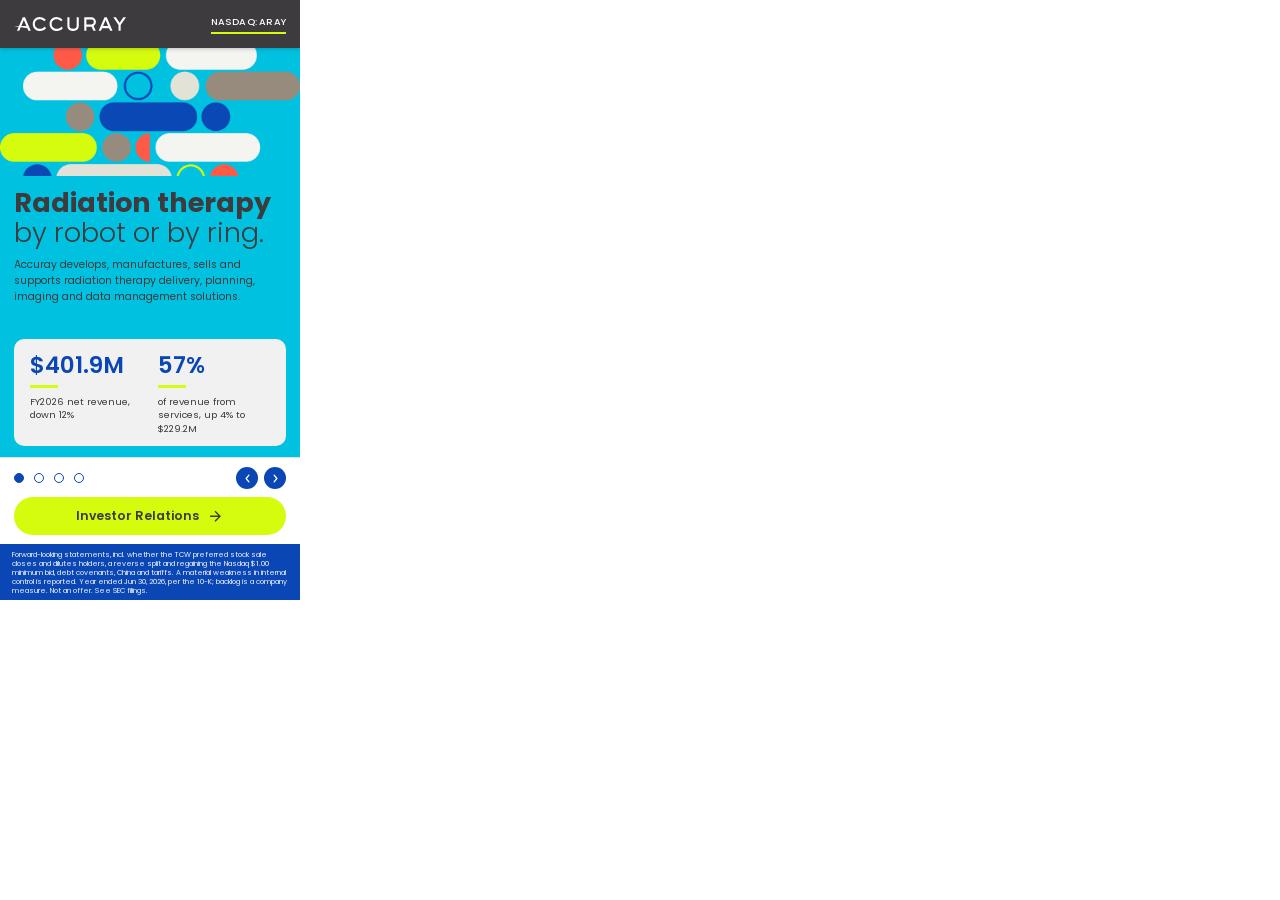
<file: concept-d-corporate/index.html>
<!DOCTYPE html>
<html lang="en">
<head>
<meta name="robots" content="noindex,nofollow">
<meta charset="UTF-8">
<meta name="ad.size" content="width=300,height=600">
<meta http-equiv="X-UA-Compatible" content="IE=Edge">
<meta name="viewport" content="width=300,initial-scale=1">
<link rel="icon" href="data:,">
<title>Accuray Incorporated — Investor Relations</title>
<link rel="preconnect" href="https://fonts.googleapis.com">
<link rel="preconnect" href="https://fonts.gstatic.com" crossorigin>
<link href="https://fonts.googleapis.com/css2?family=Poppins:wght@400;500&amp;display=swap" rel="stylesheet">
<link rel="stylesheet" href="style.css">
</head>
<body>

<!--
  Accuray Incorporated — IR display banner, 300x600 — Concept D: Corporate site / brand-native.
  Promotes: https://gracinting.github.io/accuray-ir-concept/
  Styled from the company's own CORPORATE website (https://www.accuray.com/), not the IR
  landing page that Concepts A-C are built from: its charcoal utility bar + white logo,
  Poppins, cyan hero field with the capsule shape language, cobalt blocks, lime
  pill button. "Homepage in miniature": 1 hero + stat cards -> 2 product block
  (cobalt) -> 3 product block (cyan) -> 4 cobalt band. Product renders and
  capsule art are the site's own files, saved into assets/; assets/logo.svg is
  the site's white logo. The site's marketing claims (installed base, country
  count) are NOT used: every figure comes from the 10-K (.tmp/facts.md).
-->

<div id="banner" aria-label="Accuray Incorporated investor relations advertisement">

  <div id="slides">

    <!-- Slide 1 — Overview -->
    <section class="slide m-hero" data-index="0">
      <!-- Module: corporate homepage hero + the three grey cards under it: cyan field,
           the site's capsule overlay, charcoal Poppins title (bold first clause, light second),
           grey rounded card with cobalt stat values over lime bars.
           Facts: 10-K Item 1 description; FY2026 net revenue $401.9M (-12%); services $229.2M (+4%), 57% of revenue. -->
      <img class="hero-art" src="assets/capsules.png" alt="">
      <div class="hero-text">
        <h2><strong>Radiation therapy</strong><br>by robot or by ring.</h2>
        <p class="hero-desc">Accuray develops, manufactures, sells and supports radiation therapy delivery, planning, imaging and data management solutions.</p>
      </div>
      <div class="hero-card d-stats">
        <div class="d-stat">
          <p class="d-value">$401.9M</p>
          <p class="d-label">FY2026 net revenue, down 12%</p>
        </div>
        <div class="d-stat">
          <p class="d-value">57%</p>
          <p class="d-label">of revenue from services, up 4% to $229.2M</p>
        </div>
      </div>
    </section>

    <!-- Slide 2 — CyberKnife -->
    <section class="slide m-split" data-index="1">
      <!-- Module: corporate homepage CyberKnife S7 product block: render over the cobalt shape, with the
           site's lime/coral/cyan capsules; text card below with a lime bar, lime bullets and arrow sub-bullets.
           Facts: 10-K Item 1 (CyberKnife S7: compact linear accelerator on a robotic arm; SRS and SBRT; Motion Synchrony). -->
      <figure class="split-fig">
        <img class="split-photo" src="assets/slide-2.jpg" alt="Accuray CyberKnife S7 robotic system (company render) on a cobalt background with capsule shapes">
      </figure>
      <div class="split-card">
        <h2>CyberKnife® S7™: robotic delivery</h2>
        <ul class="d-list">
          <li>A compact linear accelerator on a robotic arm that moves around the patient.</li>
        </ul>
        <hr class="d-rule">
        <ul class="d-arrows">
          <li>Designed to support SRS and SBRT treatments throughout the body (10-K)</li>
          <li>The company says Synchrony tracking is designed to adapt to moving targets</li>
        </ul>
      </div>
    </section>

    <!-- Slide 3 — Radixact -->
    <section class="slide m-split" data-index="2">
      <!-- Module: corporate homepage Radixact product block: render on the cyan hero field with capsules.
           Facts: 10-K Item 1 (ring gantry, 360-degree rotations while the table moves; ClearRT helical kVCT; helical portfolio). -->
      <figure class="split-fig">
        <img class="split-photo" src="assets/slide-3.jpg" alt="Accuray Radixact helical ring system (company render) on a cyan background with capsule shapes">
      </figure>
      <div class="split-card">
        <h2>Radixact®: helical delivery from a ring</h2>
        <ul class="d-list">
          <li>A ring gantry with a linear accelerator and CT imaging, delivering radiation in 360-degree rotations as the table moves through.</li>
        </ul>
        <hr class="d-rule">
        <ul class="d-arrows">
          <li>ClearRT is the company’s helical kVCT imaging</li>
          <li>Part of a helical portfolio with Stellar and Helix</li>
        </ul>
      </div>
    </section>

    <!-- Slide 4 — FY2026 and financing status -->
    <section class="slide m-band" data-index="3">
      <!-- Module: corporate homepage cobalt quote band: cobalt gradient with the lime, coral and cyan capsule shapes,
           centred white title and stat values over white bars.
           Facts: 10-K FY2026 (net revenue, services, products, net loss, backlog, cash, debt principal); Oct 6 8-K (vote). -->
      <span class="shape s-lime" aria-hidden="true"></span><span class="shape s-coral" aria-hidden="true"></span><span class="shape s-ring" aria-hidden="true"></span>
      <div class="band-content">
        <h2>Services up 4%.<br>Products down 27%.</h2>
        <p class="band-desc">FY2026, the year to June 30, 2026.</p>
        <div class="d-stats">
          <div class="d-stat">
            <p class="d-value">$401.9M</p>
            <p class="d-label">Net revenue, down 12%</p>
          </div>
          <div class="d-stat">
            <p class="d-value">$49.2M</p>
            <p class="d-label">Net loss</p>
          </div>
          <div class="d-stat">
            <p class="d-value">$312.5M</p>
            <p class="d-label">Order backlog, down 27%</p>
          </div>
        </div>
        <p class="band-note">Cash $40.6M; debt principal $182.0M. The TCW preferred stock sale is signed, not closed.</p>
      </div>
    </section>

  </div>

  <!-- Persistent chrome — the corporate site's header, never rotates -->
  <header id="top-bar" class="reveal" data-delay="0">
    <img id="logo" src="assets/logo.svg" alt="Accuray Incorporated" width="112" height="13.5">
    <span id="ticker">NASDAQ:&nbsp;ARAY</span>
  </header>

  <!-- Slider controls: round navy buttons, like the homepage slider's pause control -->
  <button type="button" class="nav-arrow" id="arrow-prev" aria-label="Previous slide">
    <svg viewBox="0 0 16 16" aria-hidden="true"><path d="M10 3 6 8l4 5" stroke="currentColor" stroke-width="1.8" fill="none" stroke-linecap="round" stroke-linejoin="round"/></svg>
  </button>
  <button type="button" class="nav-arrow" id="arrow-next" aria-label="Next slide">
    <svg viewBox="0 0 16 16" aria-hidden="true"><path d="M6 3l4 5-4 5" stroke="currentColor" stroke-width="1.8" fill="none" stroke-linecap="round" stroke-linejoin="round"/></svg>
  </button>

  <div id="bottom-fixed" class="reveal" data-delay="4">
    <div id="dots" role="tablist" aria-label="Slide selector">
      <button class="dot active" data-index="0" aria-label="Slide 1: Two platforms"></button>
      <button class="dot" data-index="1" aria-label="Slide 2: CyberKnife"></button>
      <button class="dot" data-index="2" aria-label="Slide 3: Radixact"></button>
      <button class="dot" data-index="3" aria-label="Slide 4: FY2026 and financing"></button>
    </div>

    <!-- The corporate site's .btn: radius/gradient border from brand.json corp, arrow after the label -->
    <a href="#" id="cta">
      <span>Investor Relations</span>
      <svg id="cta-arrow" viewBox="0 0 24 25" aria-hidden="true"><path d="M12 4.18066L10.585 5.59566L16.17 11.1807H4V13.1807H16.17L10.585 18.7657L12 20.1807L20 12.1807L12 4.18066Z"/></svg>
    </a>

    <!-- The corporate site's footer strip, carrying the required forward-looking-statements line -->
    <p id="fls"><span>Forward-looking statements, incl. whether the TCW preferred stock sale closes and dilutes holders, a reverse split and regaining the Nasdaq $1.00 minimum bid, debt covenants, China and tariffs. A material weakness in internal control is reported. Year ended Jun 30, 2026, per the 10-K; backlog is a company measure. Not an offer. See SEC filings.</span></p>
  </div>

  <!-- Standard HTML5-ad click-tag plumbing -->
  <div id="click-tag-wrapper"></div>
</div>

<script src="script.js"></script>
</body>
</html>
</file>
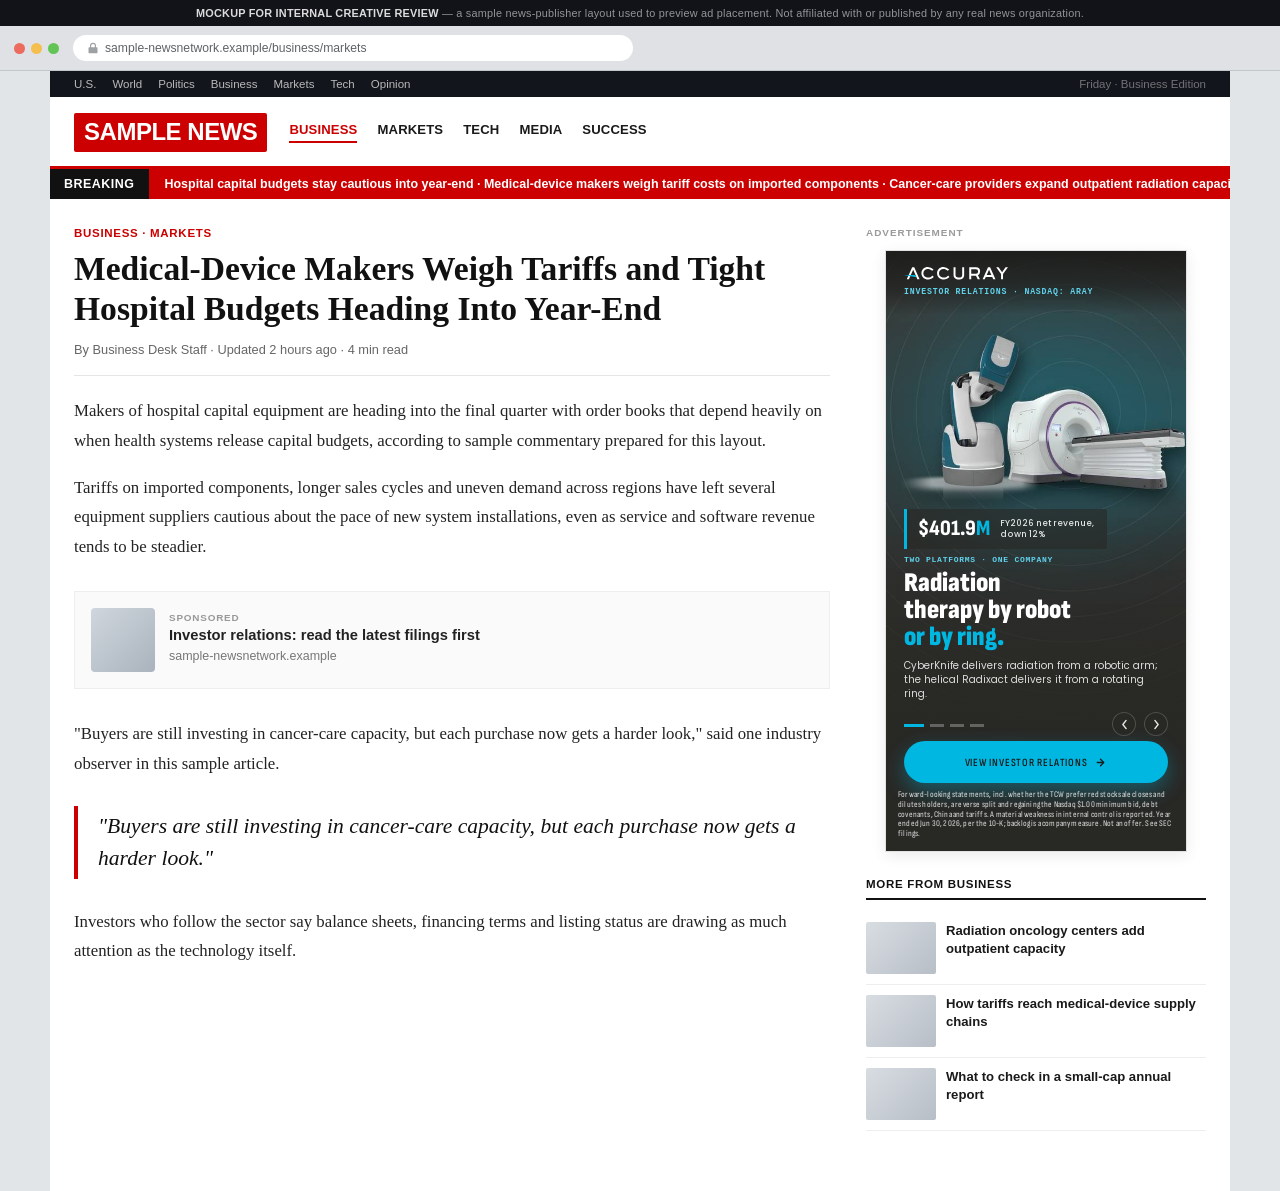
<file: context-preview/news.html>
<!DOCTYPE html>
<html lang="en">
<head>
<meta name="robots" content="noindex,nofollow">
<meta charset="UTF-8">
<meta name="viewport" content="width=device-width,initial-scale=1">
<title>In-Context Preview — Sample News Publisher Page</title>
<link rel="icon" href="data:,">
<style>
  * { margin:0; padding:0; box-sizing:border-box; }
  html, body { background:#e2e5e8; font-family:Helvetica, Arial, sans-serif; }

  /* ---- disclaimer strip ---- */
  #disclaimer {
    background:#111318;
    color:rgba(255,255,255,0.55);
    font-size:0.68rem;
    letter-spacing:0.02em;
    text-align:center;
    padding:7px 12px;
  }
  #disclaimer strong { color:rgba(255,255,255,0.85); }

  /* ---- fake browser chrome ---- */
  #browser-chrome {
    background:#dfe1e5;
    border-bottom:1px solid #c3c6cb;
    padding:9px 14px;
    display:flex;
    align-items:center;
    gap:14px;
  }
  #traffic-lights { display:flex; gap:6px; flex:0 0 auto; }
  #traffic-lights span { width:11px; height:11px; border-radius:50%; display:inline-block; }
  #traffic-lights span:nth-child(1){ background:#ed6a5e; }
  #traffic-lights span:nth-child(2){ background:#f4bf4f; }
  #traffic-lights span:nth-child(3){ background:#61c454; }
  #url-bar {
    flex:1 1 auto;
    background:#fff;
    border-radius:14px;
    padding:6px 14px;
    font-size:0.76rem;
    color:#5f6368;
    display:flex;
    align-items:center;
    gap:6px;
    max-width:560px;
  }
  #url-bar svg { flex:0 0 auto; opacity:0.6; }

  /* ---- site wrapper ---- */
  #site { background:#fff; max-width:1180px; margin:0 auto; }

  /* utility nav */
  #utility-nav {
    background:#12151b;
    color:rgba(255,255,255,0.7);
    font-size:0.72rem;
    display:flex;
    align-items:center;
    justify-content:space-between;
    padding:7px 24px;
  }
  #utility-nav .links { display:flex; gap:16px; }
  #utility-nav .links span:hover { color:#fff; }
  #utility-nav .meta { color:rgba(255,255,255,0.4); }

  /* masthead */
  #masthead {
    display:flex;
    align-items:center;
    gap:22px;
    padding:16px 24px 14px;
    border-bottom:3px solid #cc0000;
  }
  #logo {
    background:#cc0000;
    color:#fff;
    font-weight:900;
    font-size:1.5rem;
    letter-spacing:-0.02em;
    padding:5px 10px 6px;
    border-radius:2px;
    font-family:Arial, Helvetica, sans-serif;
  }
  #masthead nav { display:flex; gap:20px; flex:1; }
  #masthead nav span {
    font-size:0.82rem;
    font-weight:700;
    color:#1a1a1a;
    text-transform:uppercase;
    letter-spacing:0.01em;
    cursor:default;
  }
  #masthead nav span.active { color:#cc0000; border-bottom:2px solid #cc0000; padding-bottom:4px; }

  /* breaking ticker */
  #ticker {
    background:#cc0000;
    color:#fff;
    display:flex;
    align-items:center;
    font-size:0.78rem;
    font-weight:600;
    overflow:hidden;
    white-space:nowrap;
  }
  #ticker .badge {
    background:#111;
    padding:8px 14px;
    font-weight:900;
    letter-spacing:0.04em;
    flex:0 0 auto;
  }
  #ticker .feed { padding:8px 16px; }

  /* content grid */
  #content {
    display:grid;
    grid-template-columns:1fr 340px;
    gap:36px;
    padding:28px 24px 60px;
  }

  article .eyebrow {
    color:#cc0000;
    font-size:0.72rem;
    font-weight:800;
    letter-spacing:0.06em;
    text-transform:uppercase;
    margin-bottom:10px;
  }
  article h1 {
    font-family:Georgia, 'Times New Roman', serif;
    font-size:2.1rem;
    line-height:1.18;
    color:#111;
    margin-bottom:14px;
  }
  article .byline {
    font-size:0.8rem;
    color:#666;
    margin-bottom:20px;
    padding-bottom:18px;
    border-bottom:1px solid #e5e5e5;
  }
  article p {
    font-family:Georgia, 'Times New Roman', serif;
    font-size:1.05rem;
    line-height:1.75;
    color:#232323;
    margin-bottom:18px;
  }
  article .pull-quote {
    font-family:Georgia, 'Times New Roman', serif;
    font-style:italic;
    font-size:1.35rem;
    line-height:1.5;
    color:#111;
    border-left:4px solid #cc0000;
    padding:4px 0 4px 20px;
    margin:28px 0;
  }
  .native-slot {
    margin:30px 0;
    border:1px solid #eee;
    background:#fafafa;
    padding:16px;
    display:flex;
    gap:14px;
    align-items:center;
  }
  .native-slot .swatch { width:64px; height:64px; border-radius:4px; background:linear-gradient(135deg,#cfd6dd,#aab3bd); flex:0 0 auto; }
  .native-slot .txt .tag { font-size:0.62rem; font-weight:800; letter-spacing:0.08em; color:#999; text-transform:uppercase; margin-bottom:4px; }
  .native-slot .txt h4 { font-size:0.92rem; color:#222; margin-bottom:3px; }
  .native-slot .txt p { font-size:0.78rem; color:#777; margin:0; font-family:Helvetica, Arial, sans-serif; }

  /* right rail */
  aside { display:flex; flex-direction:column; align-items:center; gap:10px; }
  aside .sponsor-label {
    align-self:flex-start;
    font-size:0.62rem;
    font-weight:800;
    letter-spacing:0.1em;
    text-transform:uppercase;
    color:#9a9a9a;
    margin-bottom:2px;
  }
  #ad-slot {
    width:302px;    /* 300 + the 1px border each side (border-box), so the 300x600 banner isn't clipped */
    height:602px;
    border:1px solid #e2e2e2;
    box-shadow:0 4px 14px rgba(0,0,0,0.08);
    overflow:hidden;
    background:#000;
  }
  #ad-slot iframe { width:300px; height:600px; border:0; display:block; }

  .rail-more {
    align-self:stretch;
    margin-top:16px;
  }
  .rail-more .heading {
    font-size:0.72rem;
    font-weight:800;
    letter-spacing:0.06em;
    text-transform:uppercase;
    color:#111;
    border-bottom:2px solid #111;
    padding-bottom:8px;
    margin-bottom:12px;
  }
  .rail-item {
    display:flex;
    gap:10px;
    padding:10px 0;
    border-bottom:1px solid #eee;
  }
  .rail-item .thumb { width:70px; height:52px; border-radius:2px; background:linear-gradient(135deg,#d8dde2,#b7bec6); flex:0 0 auto; }
  .rail-item p { font-family:Helvetica, Arial, sans-serif; font-size:0.82rem; line-height:1.35; color:#1a1a1a; font-weight:600; }

  @media (max-width:900px) {
    #content { grid-template-columns:1fr; }
    aside { align-items:stretch; }
    #ad-slot { margin:0 auto; }
  }
</style>
</head>
<body>

<div id="disclaimer">
  <strong>MOCKUP FOR INTERNAL CREATIVE REVIEW</strong> — a sample news-publisher layout used to preview ad placement. Not affiliated with or published by any real news organization.
</div>

<div id="browser-chrome">
  <div id="traffic-lights"><span></span><span></span><span></span></div>
  <div id="url-bar">
    <svg width="12" height="12" viewBox="0 0 16 16"><path d="M8 1a4 4 0 00-4 4v2H3a1 1 0 00-1 1v6a1 1 0 001 1h10a1 1 0 001-1V8a1 1 0 00-1-1h-1V5a4 4 0 00-4-4zm-2.5 6V5a2.5 2.5 0 015 0v2h-5z" fill="currentColor"/></svg>
    sample-newsnetwork.example/business/markets
  </div>
</div>

<div id="site">
  <div id="utility-nav">
    <div class="links">
      <span>U.S.</span><span>World</span><span>Politics</span><span>Business</span><span>Markets</span><span>Tech</span><span>Opinion</span>
    </div>
    <div class="meta">Friday · Business Edition</div>
  </div>

  <div id="masthead">
    <div id="logo">SAMPLE&nbsp;NEWS</div>
    <nav>
      <span class="active">Business</span>
      <span>Markets</span>
      <span>Tech</span>
      <span>Media</span>
      <span>Success</span>
    </nav>
  </div>

  <div id="ticker">
    <span class="badge">BREAKING</span>
    <span class="feed">Hospital capital budgets stay cautious into year-end · Medical-device makers weigh tariff costs on imported components · Cancer-care providers expand outpatient radiation capacity</span>
  </div>

  <div id="content">
    <article>
      <div class="eyebrow">Business · Markets</div>
      <h1>Medical-Device Makers Weigh Tariffs and Tight Hospital Budgets Heading Into Year-End</h1>
      <div class="byline">By Business Desk Staff · Updated 2 hours ago · 4 min read</div>

      <p>Makers of hospital capital equipment are heading into the final quarter with order books that depend heavily on when health systems release capital budgets, according to sample commentary prepared for this layout.</p>

      <p>Tariffs on imported components, longer sales cycles and uneven demand across regions have left several equipment suppliers cautious about the pace of new system installations, even as service and software revenue tends to be steadier.</p>

      <div class="native-slot">
        <div class="swatch"></div>
        <div class="txt">
          <div class="tag">Sponsored</div>
          <h4>Investor relations: read the latest filings first</h4>
          <p>sample-newsnetwork.example</p>
        </div>
      </div>

      <p>&quot;Buyers are still investing in cancer-care capacity, but each purchase now gets a harder look,&quot; said one industry observer in this sample article.</p>

      <div class="pull-quote">"Buyers are still investing in cancer-care capacity, but each purchase now gets a harder look."</div>

      <p>Investors who follow the sector say balance sheets, financing terms and listing status are drawing as much attention as the technology itself.</p>
    </article>

    <aside>
      <div class="sponsor-label">Advertisement</div>
      <div id="ad-slot">
        <iframe id="ad-frame" title="Sample ad placement" scrolling="no"></iframe>
      </div>

      <div class="rail-more">
        <div class="heading">More From Business</div>
        <div class="rail-item"><div class="thumb"></div><p>Radiation oncology centers add outpatient capacity</p></div>
        <div class="rail-item"><div class="thumb"></div><p>How tariffs reach medical-device supply chains</p></div>
        <div class="rail-item"><div class="thumb"></div><p>What to check in a small-cap annual report</p></div>
      </div>
    </aside>
  </div>
</div>

<script>
  var CONCEPTS = {
    a: '../concept-a-photo/index.html',
    b: '../concept-b-editorial/index.html',
    c: '../concept-c-dashboard/index.html',
    d: '../concept-d-corporate/index.html'
  }
  var params = new URLSearchParams(window.location.search)
  var concept = params.get('concept')
  if (!CONCEPTS[concept]) concept = 'a'
  document.getElementById('ad-frame').src = CONCEPTS[concept]
</script>

</body>
</html>
</file>
<file: concept-a-photo/style.css>
/* ── Brand tokens — the ONLY place colors are defined. Set --dark,
   --navy, --accent and --gold from the company's real site; the rest
   derive from them (color-mix: Chrome 111+ / Safari 16.2+). ── */
:root {
  --dark:      #282825;
  --dark-2:    color-mix(in srgb, var(--dark) 70%, black);
  --navy:      #3a3936;
  --accent:    #00b7e1;
  --accent-d:  color-mix(in srgb, var(--accent) 82%, black);
  --accent-lt: color-mix(in srgb, var(--accent) 62%, white);
  --gold:      #85e0ff;
  --gold-d:    color-mix(in srgb, var(--gold) 85%, black);
  --white:     #ffffff;
  --cta-ink:   var(--dark-2);  /* text on the accent CTA — set to var(--dark-2) if white fails contrast on a light accent */
  --font-head: 'Sofia Sans Condensed', system-ui, sans-serif;
  --font:      'Poppins', system-ui, sans-serif;
  --mono:      'Ubuntu Sans Mono', ui-monospace, SFMono-Regular, Menlo, Consolas, 'Liberation Mono', monospace;
  --ease:      cubic-bezier(0.16,1,0.3,1);
}

* { margin:0; padding:0; box-sizing:border-box; }
html, body { width:300px; height:600px; overflow:hidden; background:var(--dark); }
body { font-family:var(--font); -webkit-font-smoothing:antialiased; }
a { text-decoration:none; color:inherit; }
button { border:0; background:none; font:inherit; color:inherit; cursor:pointer; -webkit-tap-highlight-color:transparent; }

/* ── Canvas ─────────────────────────────────────────────────────────
   Fixed 300x600 stage. A crossfading slide stack sits at the bottom of
   the z-order; persistent chrome (logo, nav, stats, CTA) is pinned on
   top of it and never rotates — same "fixed shell / rotating cards"
   split the Knorex reference banner used with royalSlider. */
#banner {
  position:relative;
  width:300px;
  height:600px;
  overflow:hidden;
  cursor:pointer;
  background:var(--dark);
}

/* ── Slide stack ────────────────────────────────────────────────── */
#slides { position:absolute; inset:0; z-index:1; }

.slide {
  position:absolute;
  inset:0;
  opacity:0;
  z-index:1;
  pointer-events:none;
  transition:opacity 0.9s ease;
}
.slide.active { opacity:1; z-index:2; pointer-events:auto; }

.slide-bg {
  position:absolute;
  top:0; left:0;
  width:100%; height:100%;
  object-fit:cover;
  object-position:center 20%;
  z-index:1;
  animation:kenburns 7s ease-out infinite alternate;
  user-select:none;
  -webkit-user-drag:none;
}
@keyframes kenburns {
  from { transform:scale(1); }
  to   { transform:scale(1.09); }
}

.slide-scrim-top, .slide-scrim-bottom {
  position:absolute;
  left:0; right:0;
  z-index:2;
  pointer-events:none;
}
.slide-scrim-top {
  top:0; height:64px;
  background:linear-gradient(180deg, color-mix(in srgb, var(--dark-2) 94%, transparent) 0%, color-mix(in srgb, var(--dark-2) 62%, transparent) 55%, color-mix(in srgb, var(--dark-2) 0%, transparent) 100%);
}
.slide-scrim-bottom {
  bottom:0; height:336px;
  background:linear-gradient(0deg, var(--dark) 0%, color-mix(in srgb, var(--dark) 93%, transparent) 42%, color-mix(in srgb, var(--dark) 0%, transparent) 100%);
}

.slide-copy {
  position:absolute;
  inset:0;
  z-index:3;
  transform:translateY(12px);
  transition:transform 0.9s var(--ease);
}
.slide.active .slide-copy { transform:translateY(0); }

/* Floating mid-image stat chip (per slide) */
.mid-chip {
  position:absolute;
  top:258px; left:18px;
  display:flex;
  align-items:center;
  gap:10px;
  padding:9px 13px 9px 11px;
  background:color-mix(in srgb, var(--dark) 58%, transparent);
  border-left:3px solid var(--accent);
  border-radius:0 3px 3px 0;
  backdrop-filter:blur(3px);
  -webkit-backdrop-filter:blur(3px);
}
.chip-num {
  font-family:var(--font-head);
  font-weight:800;
  font-size:22px;
  line-height:1;
  color:var(--white);
  white-space:nowrap;
}
.chip-num em { font-style:normal; color:var(--accent); }
.chip-label {
  font-family:var(--font);
  font-size:8.6px;
  line-height:1.25;
  font-weight:500;
  color:rgba(255,255,255,0.86);
}

/* Rotating headline block, pinned above the fixed bottom bar */
.copy-bottom {
  position:absolute;
  left:0; right:0;
  top:304px;
  padding:0 18px;
}
.kicker {
  font-family:var(--mono);
  font-weight:600;
  font-size:8px;
  letter-spacing:0.09em;
  text-transform:uppercase;
  color:var(--accent-lt);
  margin-bottom:6px;
}
.copy-bottom h1 {
  font-family:var(--font-head);
  font-weight:900;
  font-size:27px;
  line-height:1.0;
  letter-spacing:0;
  color:var(--white);
}
.copy-bottom h1 em { font-style:normal; color:var(--accent); }
.copy-bottom p {
  margin-top:8px;
  font-size:10px;
  line-height:1.42;
  color:rgba(255,255,255,0.84);
  max-width:262px;
}

/* Slide 4: revenue bars drawn over the ground image; stays still (no Ken Burns) */
.motif { position:absolute; left:0; top:0; width:300px; height:600px; z-index:2; pointer-events:none; }
.motif text { font-family:var(--mono); fill:rgba(255,255,255,0.6); font-size:7px; letter-spacing:0.06em; }
.motif .m-grp { font-family:var(--font-head); font-weight:800; font-size:11px; letter-spacing:0.08em; fill:#fff; }
.motif .m-pct { font-weight:700; font-size:7.4px; }
.motif .m-pct.up { fill:var(--accent-lt); }
.motif .m-pct.down { fill:#fff; }
.motif .b25 { fill:rgba(255,255,255,0.22); }
.motif .b26 { fill:var(--accent); }
.motif .m-yr { font-size:6.6px; font-weight:700; fill:rgba(255,255,255,0.85); }
.motif .m-yr.k { fill:var(--dark-2); }
.motif .m-bv { font-size:7.4px; font-weight:700; fill:rgba(255,255,255,0.75); }
.motif .m-bv.hi { fill:#fff; }

/* ── Persistent chrome (never rotates) ─────────────────────────── */
#top-bar {
  position:absolute;
  top:0; left:0; right:0;
  z-index:5;
  display:flex;
  flex-direction:column;
  gap:7px;
  padding:16px 18px 0;
}
#logo { display:flex; align-items:center; gap:7px; }
#logo .lockup { width:104px; height:auto; display:block; flex:none; }
#eyebrow {
  font-family:var(--mono);
  font-weight:600;
  font-size:8.2px;
  letter-spacing:0.1em;
  color:var(--accent-lt);
}

.nav-arrow {
  position:absolute;
  top:-6px;
  width:24px; height:24px;
  z-index:5;
  display:flex;
  align-items:center;
  justify-content:center;
  background:color-mix(in srgb, var(--dark) 45%, transparent);
  border:1px solid rgba(255,255,255,0.18);
  border-radius:50%;
  color:rgba(255,255,255,0.9);
  backdrop-filter:blur(2px);
  -webkit-backdrop-filter:blur(2px);
  transition:background .2s ease, transform .15s ease;
}
.nav-arrow svg { width:13px; height:13px; }
.nav-arrow:active { transform:scale(0.9); background:color-mix(in srgb, var(--accent) 55%, transparent); }
#arrow-prev { right:50px; }
#arrow-next { right:18px; }

#bottom-fixed {
  position:absolute;
  left:0; right:0; bottom:0;
  z-index:5;
  padding:0 18px 12px;
}

#dots {
  display:flex;
  gap:6px;
  margin-bottom:8px;
}
.dot {
  width:14px; height:3px;
  border-radius:2px;
  background:rgba(255,255,255,0.28);
  transition:background .3s ease, width .3s ease;
  padding:6px 0;
  background-clip:content-box;
  box-sizing:content-box;
}
.dot.active { background-color:var(--accent); width:20px; }  /* background-color, not the shorthand: the shorthand resets background-clip and paints the whole 15px hit area as a square */

#cta {
  margin-top:0;
  display:flex;
  align-items:center;
  justify-content:center;
  gap:7px;
  width:100%;
  height:42px;
  background:var(--accent);
  border-radius:999px;
  color:var(--cta-ink);
  font-family:var(--font-head);
  font-weight:600;
  font-size:11px;
  letter-spacing:0.07em;
  text-transform:uppercase;
  box-shadow:0 8px 20px color-mix(in srgb, var(--accent) 35%, transparent);
  animation:cta-pulse 1.8s ease-in-out 2.6s 6;
}
#cta-arrow { width:13px; height:13px; }

/* Required disclosure line under the CTA */
#disclosure {
  margin:7px -6px 0;
  font-family:var(--font-head);
  font-weight:500;
  font-size:8.6px;
  letter-spacing:0.02em;
  line-height:1.14;
  text-align:left;
  color:rgba(255,255,255,0.76);
}
@keyframes cta-pulse {
  0%, 100% { box-shadow:0 8px 20px color-mix(in srgb, var(--accent) 35%, transparent); }
  50%      { box-shadow:0 8px 26px color-mix(in srgb, var(--accent) 65%, transparent), 0 0 0 5px color-mix(in srgb, var(--accent) 12%, transparent); }
}

/* ── Entrance sequence (initial load only) ─────────────────────── */
.reveal {
  opacity:0;
  transform:translateY(14px);
  transition:opacity .7s var(--ease), transform .7s var(--ease);
}
#banner.is-live .reveal { opacity:1; transform:none; }
#top-bar[data-delay="0"] { transition-delay:.05s; }
#bottom-fixed[data-delay="4"] { transition-delay:.55s; }

#click-tag-wrapper { position:absolute; width:0; height:0; overflow:hidden; }

@media (prefers-reduced-motion: reduce) {
  .slide-bg { animation:none; }
  #cta { animation:none; }
  .reveal { transition-duration:.01s; transition-delay:0s !important; }
  .slide, .slide-copy { transition-duration:.2s; }
}
</file>
<file: concept-b-editorial/style.css>
/* ── Brand tokens — the ONLY place colors are defined. Set --accent,
   --ink and --gold from the company's real site (hex or oklch); every
   other surface/tint derives from them. ── */
:root {
  --accent:       #00b7e1;
  --ink:          #242423;
  --gold:         #85e0ff;
  --accent-lt:    color-mix(in oklch, var(--accent) 60%, white);
  --accent-ink:   #00627a;            /* the IR page's own --accent-ink: text and links on paper */
  --accent-ink-d: #004f63;
  --accent-lo:    color-mix(in oklch, var(--accent) 14%, transparent);
  --deep:         color-mix(in oklch, var(--ink) 80%, black);
  --paper:        #fdfcf9;
  --tint:         #e6f7fd;
  --tint-2:       #c9e7f2;
  --card:         #ffffff;
  --text-mid:     #5e5d5b;
  --line:         color-mix(in oklch, var(--ink) 15%, transparent);
  --serif: 'Sofia Sans Condensed', system-ui, sans-serif;   /* the IR page's display face */
  --sans:  'Poppins', system-ui, sans-serif;
  --mono:  'Ubuntu Sans Mono', ui-monospace, SFMono-Regular, Menlo, Consolas, 'Liberation Mono', monospace;
  --bf-h:  108px;                   /* height of the dark CTA + disclosure band */
  --ease:  cubic-bezier(0.22, 1, 0.36, 1);
}

* { margin:0; padding:0; box-sizing:border-box; }
html, body { width:300px; height:600px; overflow:hidden; background:var(--paper); }
body { font-family:var(--sans); color:var(--ink); -webkit-font-smoothing:antialiased; }
a { text-decoration:none; color:inherit; }
button { border:0; background:none; font:inherit; color:inherit; cursor:pointer; -webkit-tap-highlight-color:transparent; }

#banner {
  position:relative;
  width:300px;
  height:600px;
  overflow:hidden;
  cursor:pointer;
  background:var(--paper);
}

#top-rule {
  position:absolute;
  top:0; left:0; right:0;
  height:3px;
  z-index:6;
  background:linear-gradient(90deg, var(--accent-ink), var(--gold));
}

/* ── Persistent top chrome ──────────────────────────────────────── */
#top-bar {
  position:absolute;
  top:3px; left:0; right:0;
  z-index:5;
  background:var(--paper);
  border-bottom:1px solid var(--line);
  padding:13px 18px 10px;
  display:flex;
  flex-direction:column;
  gap:6px;
}
#logo { display:flex; align-items:center; gap:7px; }
#logo .lockup { width:104px; height:auto; display:block; flex:none; }
#masthead {
  font-family:var(--mono);
  font-size:7.6px;
  font-weight:500;
  letter-spacing:0.1em;
  color:var(--text-mid);
}

/* ── Slide stack ────────────────────────────────────────────────── */
#slides { position:absolute; top:61px; left:0; right:0; bottom:calc(var(--bf-h) + 34px); z-index:1; overflow:hidden; }

.slide {
  position:absolute; inset:0;
  opacity:0;
  z-index:1;
  pointer-events:none;
  transition:opacity 0.8s ease;
}
.slide.active { opacity:1; z-index:2; pointer-events:auto; }

.slide-copy {
  padding:22px 18px 0;
  transform:translateY(10px);
  transition:transform 0.8s var(--ease);
}
.slide.active .slide-copy { transform:translateY(0); }

.eyebrow {
  font-family:var(--mono);
  font-size:9.5px;
  font-weight:500;
  letter-spacing:0.13em;
  text-transform:uppercase;
  color:var(--accent-ink);
  display:flex;
  align-items:center;
  gap:7px;
  margin-bottom:9px;
}
.eyebrow::before {
  content:'';
  width:6px; height:6px;
  border-radius:50%;
  background:var(--accent);
  flex:none;
}

.slide-copy h1 {
  font-family:var(--serif);
  font-weight:800;
  font-size:27px;
  line-height:1.02;
  letter-spacing:0;
  color:var(--ink);
}
.slide-copy h1 em { font-style:normal; font-weight:300; color:var(--accent-ink); }

.lead {
  margin-top:8px;
  font-family:var(--sans);
  font-size:10.2px;
  line-height:1.42;
  color:var(--text-mid);
}

/* ── "Figure" schematic card, matching the site's plate component ─ */
.fig-card {
  margin-top:16px;
  border:1px solid var(--line);
  border-radius:2px;
  background:var(--card);
  overflow:hidden;
}
.fig-bar {
  display:flex;
  justify-content:space-between;
  align-items:center;
  gap:8px;
  padding:6px 10px;
  background:var(--ink);
  color:#fff;
  font-family:var(--mono);
  font-size:6.6px;
  font-weight:500;
  letter-spacing:0.12em;
  text-transform:uppercase;
}
.fig-bar span:last-child { color:var(--accent-lt); }
.fig-body { padding:9px 11px 5px; }
.fig-body svg { width:100%; height:auto; display:block; }
.fig-body { padding:12px 11px 6px; }

/* figure line-art */
.fig-node-r { fill:var(--ink); }
.fig-link { fill:none; stroke:var(--ink); stroke-width:6; stroke-linecap:round; stroke-linejoin:round; }
.fig-beam { fill:none; stroke:var(--ink); stroke-width:1.3; stroke-linecap:round; opacity:.75; }
.fig-tgt { fill:var(--accent-lo); stroke:var(--ink); stroke-width:1.6; }
.fig-tgt-dot { fill:var(--ink); }
.fig-ring { fill:none; stroke:var(--ink); stroke-width:7; }
.fig-ring-in { fill:none; stroke:var(--tint-2); stroke-width:2.4; }
.fig-table { fill:none; stroke:var(--accent); stroke-width:6; stroke-linecap:round; }
.fig-cap { font-family:var(--mono); font-size:7.6px; font-weight:700; letter-spacing:0.08em; fill:var(--text-mid); }
.fig-iso { fill:none; stroke:var(--text-mid); stroke-width:1.5; stroke-dasharray:1.5 5; stroke-linecap:round; }
.fig-head rect { fill:none; stroke:var(--ink); stroke-width:1.6; stroke-dasharray:4 3; }
.fig-orbit { fill:none; stroke:var(--accent); stroke-width:2.2; stroke-dasharray:3 4; stroke-linecap:round; }
.fig-src { fill:var(--accent); stroke:var(--ink); stroke-width:1.6; }
.fig-helix { fill:none; stroke:var(--accent-ink); stroke-width:2.2; stroke-linecap:round; }
.fig-lead { fill:none; stroke:var(--text-mid); stroke-width:1; }
.fig-grp { font-family:var(--mono); font-size:7.4px; font-weight:700; letter-spacing:0.1em; fill:var(--ink); }
.fig-node rect { fill:var(--ink); }
.fig-rail { fill:none; stroke:var(--text-mid); stroke-width:1.6; }
.fig-ghost { fill:none; stroke:var(--tint-2); stroke-width:2; }
.fig-mark { fill:none; stroke-width:10.5; stroke-linecap:round; }
.fig-mark.a { stroke:var(--accent); }
.fig-mark.b { stroke:var(--ink); }
.fig-gold { fill:var(--gold); }

.fig-mesh line { stroke:var(--accent-lt); stroke-width:1; opacity:0.7; }
.fig-dot circle { fill:var(--accent-ink); }
.fig-hub { fill:var(--gold); stroke:var(--ink); stroke-width:1.4; }

.fig-step rect { fill:var(--tint); stroke:var(--line); stroke-width:1; }
.fig-step.accent rect { fill:var(--accent-lo); stroke:var(--accent-ink); }
.fig-step.gold rect { fill:var(--tint); stroke:var(--gold); }
.fig-step text {
  font-family:var(--mono);
  font-size:8.6px;
  font-weight:700;
  letter-spacing:0.01em;
  fill:var(--ink);
}
.fig-arrow { fill:none; stroke:var(--text-mid); stroke-width:1.6; stroke-linecap:round; stroke-linejoin:round; }

.fig-base { stroke:var(--line); stroke-width:1; }
.fig-bar-prior { fill:var(--tint-2); }
.fig-bar-now { fill:var(--accent-ink); }
.fig-bar-label { font-family:var(--mono); font-size:9px; font-weight:600; fill:var(--text-mid); }
.fig-bar-label.strong { fill:var(--accent-ink); font-weight:700; font-size:10px; }
.fig-bar-year { font-family:var(--mono); font-size:7.5px; fill:var(--text-mid); letter-spacing:0.04em; }

/* key-fact row, matching the site's .kf definition-list pattern */
.kf {
  margin-top:14px;
  padding-top:10px;
  border-top:1px solid var(--line);
  display:flex;
  justify-content:space-between;
  align-items:baseline;
}
.kf dt {
  font-family:var(--mono);
  font-size:7.8px;
  font-weight:500;
  letter-spacing:0.1em;
  text-transform:uppercase;
  color:var(--text-mid);
}
.kf dd {
  display:flex;
  flex-direction:column;
  align-items:flex-end;
  gap:2px;
  font-family:var(--mono);
  font-size:13px;
  font-weight:700;
  color:var(--ink);
  text-align:right;
}
.kf dd em {
  font-style:normal;
  font-weight:600;
  font-size:7.6px;
  letter-spacing:0.03em;
  color:var(--accent-ink);
}

/* ── Nav arrows ─────────────────────────────────────────────────── */
.nav-arrow {
  position:absolute;
  bottom:calc(var(--bf-h) + 5px);
  z-index:6;
  width:24px; height:24px;
  display:flex;
  align-items:center;
  justify-content:center;
  background:transparent;
  border:1px solid oklch(1 0 0 / 0.3);
  border-radius:50%;
  color:#fff;
  transition:transform 0.15s ease, background 0.2s ease;
}
.nav-arrow svg { width:12px; height:12px; }
.nav-arrow:active { transform:scale(0.9); background:oklch(1 0 0 / 0.2); }
#arrow-prev { right:48px; }
#arrow-next { right:18px; }

/* ── Persistent dark band: dots + CTA ───────────────────────────── */
#dots {
  position:absolute;
  left:0; right:0; bottom:var(--bf-h);
  z-index:5;
  background:var(--deep);
  display:flex;
  gap:6px;
  padding:11px 18px 8px;
}
.dot {
  width:13px; height:3px;
  border-radius:2px;
  background:oklch(1 0 0 / 0.28);
  padding:6px 0;
  background-clip:content-box;
  box-sizing:content-box;
  transition:background 0.3s ease, width 0.3s ease;
}
.dot.active { background-color:var(--accent); width:19px; }  /* background-color, not the shorthand: the shorthand resets background-clip and paints the whole hit area as a square */

#bottom-fixed {
  position:absolute;
  left:0; right:0; bottom:0;
  height:var(--bf-h);
  z-index:5;
  background:var(--deep);
  padding:2px 18px 0;
}
#cta {
  display:flex;
  align-items:center;
  justify-content:center;
  gap:7px;
  width:100%;
  height:42px;
  background:var(--accent);
  border-radius:999px;
  color:var(--deep);
  font-family:var(--sans);
  font-weight:600;
  font-size:12px;
  letter-spacing:0.01em;
  box-shadow:0 8px 20px color-mix(in oklch, var(--accent) 30%, transparent);
  animation:cta-pulse 1.8s ease-in-out 2.6s 6;
}
#cta-arrow { width:13px; height:13px; }

/* Required disclosure line under the CTA */
#fls {
  margin:8px -6px 0;
  font-family:var(--serif);
  font-weight:500;
  font-size:8.6px;
  letter-spacing:0.02em;
  line-height:1.14;
  text-align:left;
  color:oklch(1 0 0 / 0.74);
}
@keyframes cta-pulse {
  0%, 100% { box-shadow:0 8px 20px color-mix(in oklch, var(--accent) 30%, transparent); }
  50%      { box-shadow:0 8px 26px color-mix(in oklch, var(--accent) 55%, transparent), 0 0 0 5px color-mix(in oklch, var(--accent) 16%, transparent); }
}

/* ── Entrance sequence (initial load only) ─────────────────────── */
.reveal { opacity:0; transform:translateY(12px); transition:opacity .7s var(--ease), transform .7s var(--ease); }
#banner.is-live .reveal { opacity:1; transform:none; }
#top-bar[data-delay="0"] { transition-delay:.05s; }
#dots.reveal { transition-delay:.5s; }
#bottom-fixed[data-delay="1"] { transition-delay:.6s; }

#click-tag-wrapper { position:absolute; width:0; height:0; overflow:hidden; }

@media (prefers-reduced-motion: reduce) {
  #cta { animation:none; }
  .reveal { transition-duration:.01s; transition-delay:0s !important; }
  .slide, .slide-copy { transition-duration:.2s; }
}
</file>
<file: concept-c-dashboard/style.css>
/* ── Brand tokens — the ONLY place colors are defined. Set --dark,
   --navy, --accent and --gold from the company's real site; the rest
   derive from them (color-mix: Chrome 111+ / Safari 16.2+). ── */
:root {
  --dark:      #282825;
  --dark-2:    color-mix(in srgb, var(--dark) 70%, black);
  --navy:      #3a3936;
  --accent:    #00b7e1;
  --accent-d:  color-mix(in srgb, var(--accent) 82%, black);
  --accent-lt: color-mix(in srgb, var(--accent) 62%, white);
  --gold:      #85e0ff;
  --gold-d:    color-mix(in srgb, var(--gold) 85%, black);
  --white:     #ffffff;
  --cta-ink:   var(--dark-2);  /* text on the accent CTA — set to var(--dark-2) if white fails contrast on a light accent */
  --font-head: 'Sofia Sans Condensed', system-ui, sans-serif;
  --font:      'Poppins', system-ui, sans-serif;
  --mono:      'Ubuntu Sans Mono', ui-monospace, SFMono-Regular, Menlo, Consolas, 'Liberation Mono', monospace;
  --ease:      cubic-bezier(0.16,1,0.3,1);
}

* { margin:0; padding:0; box-sizing:border-box; }
html, body { width:300px; height:600px; overflow:hidden; background:var(--dark); }
body { font-family:var(--font); -webkit-font-smoothing:antialiased; }
a { text-decoration:none; color:inherit; }
button { border:0; background:none; font:inherit; color:inherit; cursor:pointer; -webkit-tap-highlight-color:transparent; }

/* ── Canvas ─────────────────────────────────────────────────────────
   Fixed 300x600 stage. A crossfading slide stack sits at the bottom of
   the z-order; persistent chrome (logo, nav, stats, CTA) is pinned on
   top of it and never rotates — same "fixed shell / rotating cards"
   split the Knorex reference banner used with royalSlider. */
#banner {
  position:relative;
  width:300px;
  height:600px;
  overflow:hidden;
  cursor:pointer;
  background:var(--dark);
}

/* ── Slide stack ────────────────────────────────────────────────── */
#slides { position:absolute; inset:0; z-index:1; }

.slide {
  position:absolute;
  inset:0;
  opacity:0;
  z-index:1;
  pointer-events:none;
  transition:opacity 0.9s ease;
}
.slide.active { opacity:1; z-index:2; pointer-events:auto; }

.slide-bg {
  position:absolute;
  top:0; left:0;
  width:100%; height:100%;
  object-fit:cover;
  object-position:center 20%;
  z-index:1;
  animation:kenburns 7s ease-out infinite alternate;
  user-select:none;
  -webkit-user-drag:none;
}
@keyframes kenburns {
  from { transform:scale(1); }
  to   { transform:scale(1.09); }
}

.slide-scrim-top, .slide-scrim-bottom {
  position:absolute;
  left:0; right:0;
  z-index:2;
  pointer-events:none;
}
.slide-scrim-top {
  top:0; height:64px;
  background:linear-gradient(180deg, color-mix(in srgb, var(--dark-2) 94%, transparent) 0%, color-mix(in srgb, var(--dark-2) 62%, transparent) 55%, color-mix(in srgb, var(--dark-2) 0%, transparent) 100%);
}
.slide-scrim-bottom {
  bottom:0; height:336px;
  background:linear-gradient(0deg, var(--dark) 0%, color-mix(in srgb, var(--dark) 93%, transparent) 42%, color-mix(in srgb, var(--dark) 0%, transparent) 100%);
}

.slide-copy {
  position:absolute;
  inset:0;
  z-index:3;
  transform:translateY(12px);
  transition:transform 0.9s var(--ease);
}
.slide.active .slide-copy { transform:translateY(0); }

/* Floating mid-image stat chip (per slide) */
.mid-chip {
  position:absolute;
  top:258px; left:18px;
  display:flex;
  align-items:center;
  gap:10px;
  padding:9px 13px 9px 11px;
  background:color-mix(in srgb, var(--dark) 58%, transparent);
  border-left:3px solid var(--accent);
  border-radius:0 3px 3px 0;
  backdrop-filter:blur(3px);
  -webkit-backdrop-filter:blur(3px);
}
.chip-num {
  font-family:var(--font-head);
  font-weight:800;
  font-size:22px;
  line-height:1;
  color:var(--white);
  white-space:nowrap;
}
.chip-num em { font-style:normal; color:var(--accent); }
.chip-label {
  font-family:var(--font);
  font-size:8.6px;
  line-height:1.25;
  font-weight:500;
  color:rgba(255,255,255,0.86);
}

/* Rotating headline block, pinned above the fixed bottom bar */
.copy-bottom {
  position:absolute;
  left:0; right:0;
  top:304px;
  padding:0 18px;
}
.kicker {
  font-family:var(--mono);
  font-weight:600;
  font-size:8px;
  letter-spacing:0.09em;
  text-transform:uppercase;
  color:var(--accent-lt);
  margin-bottom:6px;
}
.copy-bottom h1 {
  font-family:var(--font-head);
  font-weight:900;
  font-size:27px;
  line-height:1.0;
  letter-spacing:0;
  color:var(--white);
}
.copy-bottom h1 em { font-style:normal; color:var(--accent); }
.copy-bottom p {
  margin-top:8px;
  font-size:10px;
  line-height:1.42;
  color:rgba(255,255,255,0.84);
  max-width:262px;
}

/* Slide 4: revenue bars drawn over the ground image; stays still (no Ken Burns) */
.motif { position:absolute; left:0; top:0; width:300px; height:600px; z-index:2; pointer-events:none; }
.motif text { font-family:var(--mono); fill:rgba(255,255,255,0.6); font-size:7px; letter-spacing:0.06em; }
.motif .m-grp { font-family:var(--font-head); font-weight:800; font-size:11px; letter-spacing:0.08em; fill:#fff; }
.motif .m-pct { font-weight:700; font-size:7.4px; }
.motif .m-pct.up { fill:var(--accent-lt); }
.motif .m-pct.down { fill:#fff; }
.motif .b25 { fill:rgba(255,255,255,0.22); }
.motif .b26 { fill:var(--accent); }
.motif .m-yr { font-size:6.6px; font-weight:700; fill:rgba(255,255,255,0.85); }
.motif .m-yr.k { fill:var(--dark-2); }
.motif .m-bv { font-size:7.4px; font-weight:700; fill:rgba(255,255,255,0.75); }
.motif .m-bv.hi { fill:#fff; }

/* ── Persistent chrome (never rotates) ─────────────────────────── */
#top-bar {
  position:absolute;
  top:0; left:0; right:0;
  z-index:5;
  display:flex;
  flex-direction:column;
  gap:7px;
  padding:16px 18px 0;
}
#logo { display:flex; align-items:center; gap:7px; }
#logo .lockup { width:104px; height:auto; display:block; flex:none; }
#eyebrow {
  font-family:var(--mono);
  font-weight:600;
  font-size:8.2px;
  letter-spacing:0.1em;
  color:var(--accent-lt);
}

.nav-arrow {
  position:absolute;
  top:-6px;
  width:24px; height:24px;
  z-index:5;
  display:flex;
  align-items:center;
  justify-content:center;
  background:color-mix(in srgb, var(--dark) 45%, transparent);
  border:1px solid rgba(255,255,255,0.18);
  border-radius:50%;
  color:rgba(255,255,255,0.9);
  backdrop-filter:blur(2px);
  -webkit-backdrop-filter:blur(2px);
  transition:background .2s ease, transform .15s ease;
}
.nav-arrow svg { width:13px; height:13px; }
.nav-arrow:active { transform:scale(0.9); background:color-mix(in srgb, var(--accent) 55%, transparent); }
#arrow-prev { right:50px; }
#arrow-next { right:18px; }

#bottom-fixed {
  position:absolute;
  left:0; right:0; bottom:0;
  z-index:5;
  padding:0 18px 12px;
}

#dots {
  display:flex;
  gap:6px;
  margin-bottom:8px;
}
.dot {
  width:14px; height:3px;
  border-radius:2px;
  background:rgba(255,255,255,0.28);
  transition:background .3s ease, width .3s ease;
  padding:6px 0;
  background-clip:content-box;
  box-sizing:content-box;
}
.dot.active { background-color:var(--accent); width:20px; }  /* background-color, not the shorthand: the shorthand resets background-clip and paints the whole 15px hit area as a square */

#cta {
  margin-top:0;
  display:flex;
  align-items:center;
  justify-content:center;
  gap:7px;
  width:100%;
  height:42px;
  background:var(--accent);
  border-radius:999px;
  color:var(--cta-ink);
  font-family:var(--font-head);
  font-weight:600;
  font-size:11px;
  letter-spacing:0.07em;
  text-transform:uppercase;
  box-shadow:0 8px 20px color-mix(in srgb, var(--accent) 35%, transparent);
  animation:cta-pulse 1.8s ease-in-out 2.6s 6;
}
#cta-arrow { width:13px; height:13px; }

/* Required disclosure line under the CTA */
#disclosure {
  margin:7px -6px 0;
  font-family:var(--font-head);
  font-weight:500;
  font-size:8.6px;
  letter-spacing:0.02em;
  line-height:1.14;
  text-align:left;
  color:rgba(255,255,255,0.76);
}
@keyframes cta-pulse {
  0%, 100% { box-shadow:0 8px 20px color-mix(in srgb, var(--accent) 35%, transparent); }
  50%      { box-shadow:0 8px 26px color-mix(in srgb, var(--accent) 65%, transparent), 0 0 0 5px color-mix(in srgb, var(--accent) 12%, transparent); }
}

/* ── Entrance sequence (initial load only) ─────────────────────── */
.reveal {
  opacity:0;
  transform:translateY(14px);
  transition:opacity .7s var(--ease), transform .7s var(--ease);
}
#banner.is-live .reveal { opacity:1; transform:none; }
#top-bar[data-delay="0"] { transition-delay:.05s; }
#bottom-fixed[data-delay="4"] { transition-delay:.55s; }

#click-tag-wrapper { position:absolute; width:0; height:0; overflow:hidden; }

@media (prefers-reduced-motion: reduce) {
  .slide-bg { animation:none; }
  #cta { animation:none; }
  .reveal { transition-duration:.01s; transition-delay:0s !important; }
  .slide, .slide-copy { transition-duration:.2s; }
}


/* ══ Concept C: sign-up block, appended to Concept A's stylesheet by
   scripts/build_concept_c.py. Everything above this line is A's CSS,
   copied verbatim; don't edit it here — edit A and rebuild. ══ */

/* The sign-up is taller than A's CTA, so the chip and headline move up
   by --c-lift, and the bottom padding tightens. If A has foreground art
   in the slide background (a motif, a diagram) that now crowds the chip,
   lift it too in the C-only block at the end of this file. */
:root { --c-lift: 16px; --c-error: #ff7a6b; }
.slide-copy .mid-chip, .slide-copy .copy-bottom { translate: 0 calc(-1 * var(--c-lift)); }
#bottom-fixed { padding-bottom: 11px; }

#signup { position:relative; margin-top:13px; cursor:default; }
.sr-only {
  position:absolute; width:1px; height:1px; overflow:hidden;
  clip:rect(0 0 0 0); white-space:nowrap;
}
#signup-row {
  position:relative;
  display:flex;
  gap:6px;
  height:40px;
}
#signup-email {
  flex:1;
  min-width:0;
  height:100%;
  padding:0 11px;
  border:1px solid rgba(255,255,255,0.24);
  border-radius:3px;
  outline:0;
  background:color-mix(in srgb, var(--dark) 55%, transparent);
  color:var(--white, #fff);
  font-family:var(--font);
  font-size:11px;
  font-weight:500;
  transition:border-color .2s ease, box-shadow .2s ease, background .2s ease;
}
#signup-email::placeholder { color:rgba(255,255,255,0.6); }
#signup-email:focus {
  border-color:var(--accent);
  background:color-mix(in srgb, var(--dark) 75%, transparent);
  box-shadow:0 0 0 3px color-mix(in srgb, var(--accent) 24%, transparent);
}
#signup.is-error #signup-email { border-color:var(--c-error); animation:shake .35s ease; }
@keyframes shake {
  0%, 100% { transform:translateX(0); }
  25% { transform:translateX(-4px); }
  75% { transform:translateX(4px); }
}
/* Same fill, ink and type as A's CTA (--cta-ink), so C reads as A */
#signup-btn {
  flex:none;
  height:100%;
  padding:0 13px;
  background:var(--accent);
  border-radius:3px;
  color:var(--cta-ink, var(--dark-2));
  font-family:var(--font-head, var(--font));
  font-weight:800;
  font-size:11px;
  letter-spacing:0.06em;
  text-transform:uppercase;
  box-shadow:0 8px 20px color-mix(in srgb, var(--accent) 35%, transparent);
  transition:filter .2s ease, transform .15s ease;
  animation:btn-pulse 1.8s ease-in-out 2.6s 6;
}
#signup-btn:hover { filter:brightness(1.08); }
#signup-btn:active { transform:scale(0.96); }
#signup.is-sending #signup-btn { opacity:0.6; pointer-events:none; }
@keyframes btn-pulse {
  0%, 100% { box-shadow:0 8px 20px color-mix(in srgb, var(--accent) 35%, transparent); }
  50%      { box-shadow:0 8px 26px color-mix(in srgb, var(--accent) 60%, transparent); }
}

#signup-done {
  position:absolute;
  inset:0;
  display:flex;
  align-items:center;
  justify-content:center;
  gap:7px;
  background:var(--accent);
  border-radius:3px;
  color:var(--cta-ink, var(--dark-2));
  font-family:var(--font-head, var(--font));
  font-weight:700;
  font-size:11px;
  opacity:0;
  transform:scale(0.96);
  pointer-events:none;
  transition:opacity .35s var(--ease), transform .35s var(--ease);
}
#signup-done svg { width:15px; height:15px; flex:none; }
#signup.is-done #signup-done { opacity:1; transform:none; }
#signup.is-done #signup-email, #signup.is-done #signup-btn { visibility:hidden; }

/* Consent and error share one two-line slot, so the error never moves
   anything; the consent comes back as soon as the viewer types. */
#signup-consent, #signup-msg {
  margin-top:7px;
  height:20px;
  font-family:var(--font);
  font-size:7px;
  line-height:1.42;
}
#signup-consent { color:rgba(255,255,255,0.6); }
#signup-consent a { color:inherit; text-decoration:underline; }
#signup-msg {
  display:none;
  font-size:9px;
  font-weight:600;
  color:var(--c-error);
}
#signup.is-error #signup-consent { display:none; }
#signup.is-error #signup-msg { display:block; }

#fls-line {
  margin-top:4px;
  font-family:var(--mono);
  font-size:6.6px;
  letter-spacing:0.03em;
  line-height:1.2;
  text-align:center;
  color:rgba(255,255,255,0.55);
  white-space:nowrap;
}

@media (prefers-reduced-motion: reduce) {
  #signup-btn { animation:none; }
}

/* A's CTA look, copied from its #cta rule by build_concept_c.py */
#signup-btn {
  background:var(--accent);
  color:var(--cta-ink);
  font-family:var(--font-head);
  font-weight:600;
  letter-spacing:0.07em;
  text-transform:uppercase;
  border-radius:999px;
}
#signup-done {
  background:var(--accent);
  color:var(--cta-ink);
  font-family:var(--font-head);
  font-weight:600;
  border-radius:999px;
}

/* ══ C-only overrides (kept on rebuild) ══ */
/* The sign-up block is taller than A's CTA and A's disclosure runs several lines, so C's copy rides higher. */
:root { --c-lift: 30px; }
#signup { margin-top:0; }
#signup-row { height:38px; }
#signup-email { border-radius:999px; padding:0 15px; }
#signup-btn { font-weight:600; letter-spacing:0.04em; animation:none; padding:0 14px; }
#signup-consent { margin-top:6px; height:19px; font-size:7.4px; line-height:1.3; color:rgba(255,255,255,0.84); }
#fls-line {
  white-space:normal;
  margin:6px -6px 0;
  font-family:var(--font-head);
  font-weight:500;
  font-size:8.6px;
  letter-spacing:0.02em;
  line-height:1.14;
  text-align:left;
  color:rgba(255,255,255,0.76);
}
</file>
<file: concept-d-corporate/style.css>
/* ── Concept D — Corporate site / brand-native ─────────────────────
   The advertiser's own corporate website, extended into a 300x600 ad.
   Every source token below was read from that site's theme CSS and
   scaled to banner size; scaffold.py fills them from brand.json → "corp"
   (primary, secondary, grad_from, grad_to, band_to, btn_from, btn_to,
   btn_ink, rule, page_bg, header_bg, text, btn_radius, font_head,
   font_body, logo_w, logo_h).

   Source tokens are the ONLY place colours are defined; everything else
   derives from them (color-mix: Chrome 111+ / Safari 16.2+). To re-brand,
   change brand.json "corp", the fonts link, and assets/logo.svg.

   Each slide is one homepage module, built from shared parts:
     .m-hero   hero slider: photo + shade, gradient text panel
     .m-stats  stats module: heading font values over accent bars
     .m-split  image + text split: photo, white card, bullets
     .m-band   overlay band: photo under the gradient overlay, centred copy
   Parts: .d-photo, .d-stats > .d-stat (.d-value + .d-label), .d-vs,
   .d-list (accent bullets), .d-arrows (arrow sub-bullets), .d-rule, .nw. ── */
:root {
  /* Source tokens — the corporate site's theme (brand.json "corp") */
  --primary:    #0a47b5;    /* headings, stat values, nav, footer strip */
  --secondary:  #d6fc0d;  /* underline bars, bullet markers, active-nav rule */
  --grad-from:  #0a47b5;  /* hero panel gradient, left */
  --grad-to:    #1b5bc8;    /* hero panel gradient, right */
  --band-to:    #1b5bc8;    /* overlay / alerts band gradient, bright end */
  --btn-from:   #d6fc0d;   /* .btn border gradient, left stop */
  --btn-to:     #d6fc0d;     /* .btn border gradient, right stop */
  --page-bg:    #ffffff;       /* page background */
  --header-bg:  #3d3b3d;     /* header bar */
  --cyan:       #00c1e0;    /* the hero field and utility accents */
  --coral:      #ff5a4b;    /* capsule accent (site artwork) */
  --white:      #FFFFFF;
  --text:       #3d3b3d;       /* body copy */
  --btn-ink:    #3d3b3d;    /* .btn label colour */
  --rule:       #dee2e6;       /* <hr> between bullet groups, bottom-block hairline */
  --shade:      #000000;             /* photo shade, header shadow */
  --btn-radius: 50px;

  /* Derived */
  --card-bg:     var(--white);
  --on-dark:     var(--white);
  --on-dark-2:   color-mix(in srgb, var(--white) 90%, transparent);
  --hero-shade:  color-mix(in srgb, var(--shade) 40%, transparent);   /* slider photo: #000 @ .4 */
  --panel-grad:  linear-gradient(to left,
                   color-mix(in srgb, var(--grad-to) 80%, transparent),
                   color-mix(in srgb, var(--grad-from) 80%, transparent));
  --band-grad:   linear-gradient(267.38deg, var(--band-to) -42.82%, var(--primary) 88.88%);
  --band-alpha:  0.93;        /* the overlay's opacity on the site */
  --band-size:   125% 100%;   /* a 300px crop of the full-width band: its brightest end sits off-canvas so white copy holds >= 4.5:1 */
  --btn-grad:    linear-gradient(to right, var(--btn-from), var(--btn-to));
  --hdr-shadow:  0 0 5px color-mix(in srgb, var(--shade) 30%, transparent);
  --card-shadow: 0 1px 3px color-mix(in srgb, var(--primary) 8%, transparent);

  /* Type — the site's own Google Fonts (the link in index.html <head>) */
  --font-head: 'Poppins', system-ui, sans-serif;
  --font-body: 'Poppins', system-ui, sans-serif;
  --ease:      cubic-bezier(0.16,1,0.3,1);

  /* Geometry (fixed 300x600 stage) */
  --gutter:    14px;
  --hdr-h:     48px;          /* white site header */
  --logo-w:    112px;      /* assets/logo.svg at its display size (brand.json corp.logo_w / logo_h) */
  --logo-h:    13.5px;
  --bf-pad:    9px;           /* bottom block: space above the controls row */
  --ctrl-h:    22px;          /* dots + arrows row */
  --bf-gap:    8px;           /* controls → CTA */
  --cta-h:     38px;
  --bf-gap-2:  9px;           /* CTA → footer strip */
  --foot-h:    56px;          /* footer strip: the disclosure, up to two lines */
  --bf-h:      calc(var(--bf-pad) + var(--ctrl-h) + var(--bf-gap) + var(--cta-h) + var(--bf-gap-2) + var(--foot-h));
  --bar-w:     28px;          /* accent underline bar (site: 40x4) */
  --bar-h:     3px;
}

* { margin:0; padding:0; box-sizing:border-box; }
html, body { width:300px; height:600px; overflow:hidden; background:var(--page-bg); }
body { font-family:var(--font-body); color:var(--text); -webkit-font-smoothing:antialiased; text-rendering:optimizeLegibility; }
a { text-decoration:none; color:inherit; }
button { border:0; background:none; font:inherit; color:inherit; cursor:pointer; -webkit-tap-highlight-color:transparent; }
ul { list-style:none; }
.nw { white-space:nowrap; }                       /* keeps hyphenated names and compounds unbroken */
.slide p, .slide li { text-wrap-style:pretty; }   /* no one-word last lines; style only: the text-wrap shorthand would reset white-space:nowrap on .d-value */

/* ── Canvas ───────────────────────────────────────────────────────── */
#banner {
  position:relative;
  width:300px;
  height:600px;
  overflow:hidden;
  cursor:pointer;
  background:var(--page-bg);
}

/* ── Slide stack: each slide fills only the space between the header
   and the bottom block, so slide copy can never run under the chrome. ── */
#slides { position:absolute; inset:0; z-index:1; }
.slide {
  position:absolute;
  left:0; right:0;
  top:var(--hdr-h);
  bottom:var(--bf-h);
  overflow:hidden;
  opacity:0;
  z-index:1;
  pointer-events:none;
  transition:opacity 0.9s ease;
}
.slide.active { opacity:1; z-index:2; pointer-events:auto; }

/* Content rises in on each slide change */
.slide > :not(.d-photo) {
  transform:translateY(10px);
  transition:transform 0.9s var(--ease);
}
.slide.active > :not(.d-photo) { transform:none; }

/* ── Shared parts ─────────────────────────────────────────────────── */
/* Full-bleed photo (hero slider, overlay band) */
.d-photo {
  position:absolute;
  inset:0;
  width:100%; height:100%;
  object-fit:cover;
  z-index:0;
  user-select:none;
  -webkit-user-drag:none;
  animation:d-zoom 9s ease-out infinite alternate;
}
@keyframes d-zoom { from { transform:scale(1); } to { transform:scale(1.06); } }

/* Stat (.module-stats .stat): heading-font value, accent bar, body label */
.d-value {
  font-family:var(--font-head);
  font-weight:500;
  line-height:1.15;
  color:var(--primary);
  white-space:nowrap;
}
.d-vs { font-size:0.62em; font-weight:400; }
.d-label {
  font-size:10px;
  line-height:1.45;
  color:var(--text);
}
.d-label::before {                 /* .stat .description:before — the 40x4 bar */
  content:'';
  display:block;
  width:var(--bar-w);
  height:var(--bar-h);
  margin:6px 0 7px;
  background:var(--secondary);
  transform:scaleX(0);
  transform-origin:left center;
  transition:transform 0.7s var(--ease) 0.35s;
}
.slide.active .d-label::before { transform:none; }

/* Bulleted copy (.content-bg-white ul): accent markers, body text */
.d-list { list-style:disc; padding-left:13px; }
.d-list > li {
  font-size:10px;
  line-height:1.45;
  color:var(--text);
}
.d-list > li::marker { color:var(--secondary); }
/* Sub-bullets (.content-bg-white ul li ul li): primary text, accent arrow */
.d-arrows { list-style:none; margin-top:6px; }
.d-arrows li {
  position:relative;
  padding-left:15px;
  margin-top:4px;
  font-size:10px;
  line-height:1.4;
  color:var(--primary);
}
.d-arrows li::before {             /* the site's arrow icon, as a mask so it takes the token colour */
  content:'';
  position:absolute;
  left:0; top:2px;
  width:10px; height:10px;
  background:var(--secondary);
  -webkit-mask:url("data:image/svg+xml,%3Csvg xmlns='http://www.w3.org/2000/svg' viewBox='0 0 24 25'%3E%3Cpath d='M12 4.18066L10.585 5.59566L16.17 11.1807H4V13.1807H16.17L10.585 18.7657L12 20.1807L20 12.1807L12 4.18066Z'/%3E%3C/svg%3E") center / contain no-repeat;
          mask:url("data:image/svg+xml,%3Csvg xmlns='http://www.w3.org/2000/svg' viewBox='0 0 24 25'%3E%3Cpath d='M12 4.18066L10.585 5.59566L16.17 11.1807H4V13.1807H16.17L10.585 18.7657L12 20.1807L20 12.1807L12 4.18066Z'/%3E%3C/svg%3E") center / contain no-repeat;
}
.d-rule { border:0; border-top:1px solid var(--rule); margin:9px 0 8px; }  /* .content-bg-white hr */

/* ── Module: hero (cyan field + the site's capsule overlay + grey stat card) ── */
.m-hero { background:var(--cyan); }
.hero-art {
  position:absolute;
  top:0; left:0;
  width:300px; height:128px;
  object-fit:cover;
  object-position:30% 30%;
  z-index:0;
}
.hero-text {
  position:absolute;
  top:140px;
  left:var(--gutter); right:var(--gutter);
  z-index:2;
}
.hero-text h2 {
  font-family:var(--font-head);
  font-weight:300;
  font-size:27px;
  line-height:1.12;
  color:var(--text);
}
.hero-text h2 strong { font-weight:700; }
.hero-desc {
  margin-top:9px;
  font-size:10.5px;
  line-height:1.5;
  color:var(--text);
}
.hero-card {
  position:absolute;
  left:var(--gutter); right:var(--gutter);
  bottom:12px;
  z-index:2;
  display:flex;
  gap:16px;
  padding:13px 16px 10px;
  background:#f1f1f1;
  border-radius:10px;
}
.hero-card .d-stat { flex:1; }
.hero-card .d-value { font-size:23px; font-weight:600; }
.hero-card .d-label { font-size:9.5px; }

/* ── Module: stats (.module.module-stats), on the page background ─── */
.m-stats {
  display:flex;
  flex-direction:column;
  justify-content:center;          /* the section's copy sits mid-slide */
  padding:0 20px 4px;
  background:var(--page-bg);
}
.stats-head h2 {
  font-family:var(--font-head);
  font-weight:400;
  font-size:20px;
  line-height:1.25;
  color:var(--primary);
  text-wrap:balance;
}
.stats-head p {
  margin-top:9px;
  font-size:10.5px;
  line-height:1.5;
  color:var(--text);
}
.m-stats .d-stats { display:flex; flex-direction:column; gap:18px; margin-top:22px; }
.m-stats .d-value { font-size:28px; }

/* ── Module: image + text split (.module.row-default.content-bg-white) */
.m-split {
  display:flex;
  flex-direction:column;
  padding:10px var(--gutter) 10px;
  background:var(--page-bg);
}
.split-photo {                     /* .module-image */
  display:block;
  flex:none;
  width:100%;
  height:178px;
  object-fit:cover;
  object-position:50% 50%;
}
/* "Illustrative image" label on a photo of a person: a patient photo can imply a result */
.split-fig { position:relative; flex:none; margin:0; }
.split-fig figcaption {
  position:absolute;
  right:6px; bottom:6px;
  padding:2px 6px;
  background:color-mix(in srgb, var(--shade) 55%, transparent);
  font-size:7px;
  line-height:1.2;
  letter-spacing:0.02em;
  color:var(--on-dark);
}
.split-card {                      /* .content-wrapper .module-content (white) */
  flex:1;
  padding:14px 16px 10px;
  background:var(--card-bg);
  box-shadow:var(--card-shadow);
}
.split-card h2 {
  font-family:var(--font-head);
  font-weight:400;
  font-size:17.5px;
  line-height:1.25;
  color:var(--primary);
}
.split-card h2::after {            /* .content-bg-white h2:after — accent bar */
  content:'';
  display:block;
  width:var(--bar-w);
  height:var(--bar-h);
  margin:8px 0 9px;
  background:var(--secondary);
}

/* ── Module: cobalt band (the homepage quote band's cobalt field and capsule shapes) ── */
.m-band { background:var(--band-grad) left center / var(--band-size) no-repeat, var(--primary); }
.shape { position:absolute; z-index:1; display:block; }
.s-lime { top:-14px; right:-40px; width:150px; height:34px; border-radius:17px; background:var(--secondary); }
.s-coral { top:30px; right:22px; width:20px; height:20px; border-radius:50%; background:var(--coral); }
.s-ring { top:12px; left:-12px; width:42px; height:42px; border-radius:50%; border:3px solid var(--cyan); }
.band-content {
  position:absolute;
  inset:0;
  z-index:2;
  display:flex;
  flex-direction:column;
  justify-content:center;
  padding:20px 18px 0;
  text-align:center;
}
.band-content h2 {
  font-family:var(--font-head);
  font-weight:400;
  font-size:20px;
  line-height:1.25;
  color:var(--on-dark);
  text-wrap:balance;
}
.band-desc, .band-note {
  font-size:10.5px;
  line-height:1.5;
  color:var(--on-dark);
}
.band-desc { margin-top:10px; }
.m-band .d-stats {
  display:grid;
  grid-template-columns:repeat(3, 1fr);
  gap:6px;
  margin-top:18px;
}
.m-band .d-value { font-size:19px; color:var(--on-dark); }
.m-band .d-label { font-size:9px; color:var(--on-dark-2); }
.m-band .d-label::before { margin-left:auto; margin-right:auto; background:var(--on-dark); transform-origin:center; }
.band-note { margin-top:16px; color:var(--on-dark-2); }

/* ── Persistent chrome (never rotates) ─────────────────────────────── */
#top-bar {                         /* #header — white bar, soft shadow */
  position:absolute;
  top:0; left:0; right:0;
  height:var(--hdr-h);
  z-index:6;
  display:flex;
  align-items:center;
  justify-content:space-between;
  padding:0 var(--gutter);
  background:var(--header-bg);
  box-shadow:var(--hdr-shadow);
}
#logo { display:block; width:var(--logo-w); height:var(--logo-h); }
#ticker {                          /* set as the active main-menu item */
  position:relative;
  padding-bottom:5px;
  font-family:var(--font-head);
  font-weight:500;
  font-size:9.5px;
  letter-spacing:0.02em;
  color:var(--on-dark);
}
#ticker::after {                   /* .main-menu > li.active > a:after — 2px accent rule */
  content:'';
  position:absolute;
  left:0; right:0; bottom:0;
  height:2px;
  background:var(--secondary);
}

#bottom-fixed {
  position:absolute;
  left:0; right:0; bottom:0;
  height:var(--bf-h);
  z-index:5;
  padding-top:var(--bf-pad);
  background:var(--white);
  box-shadow:0 -1px 0 var(--rule);
}

/* Slider dots: rings, filled when active (.row-background-slider .slick-dots) */
#dots {
  display:flex;
  align-items:center;
  gap:2px;
  height:var(--ctrl-h);
  margin:0 0 var(--bf-gap) calc(var(--gutter) - 4px);
}
.dot { position:relative; width:18px; height:18px; }
.dot::before {
  content:'';
  position:absolute;
  inset:4px;
  border:1px solid var(--primary);
  border-radius:50%;
  background-color:transparent;
  transition:background-color .3s ease;
}
.dot.active::before { background-color:var(--primary); }

.nav-arrow {                       /* round control, like the slider's pause button */
  position:absolute;
  z-index:6;
  bottom:calc(var(--foot-h) + var(--bf-gap-2) + var(--cta-h) + var(--bf-gap));
  width:var(--ctrl-h);
  height:var(--ctrl-h);
  display:flex;
  align-items:center;
  justify-content:center;
  border-radius:50%;
  background:var(--primary);
  color:var(--on-dark);
  transition:background-color .2s ease, transform .15s ease;
}
.nav-arrow svg { width:11px; height:11px; }
.nav-arrow:hover { background:var(--grad-to); }
.nav-arrow:active { transform:scale(0.9); }
#arrow-next { right:var(--gutter); }
#arrow-prev { right:calc(var(--gutter) + var(--ctrl-h) + 6px); }

/* CTA — the site's .btn: pill, 2px gradient border over a white fill */
#cta {
  display:flex;
  align-items:center;
  justify-content:center;
  gap:8px;
  height:var(--cta-h);
  margin:0 var(--gutter) var(--bf-gap-2);
  border:2px solid transparent;
  border-radius:var(--btn-radius);
  background:linear-gradient(var(--secondary), var(--secondary)) padding-box, var(--btn-grad) border-box;
  font-family:var(--font-head);
  font-weight:600;
  font-size:12.5px;
  line-height:1;
  color:var(--btn-ink);
  transition:background-color .2s ease, border-color .2s ease, color .2s ease;
}
#cta-arrow {
  width:17px; height:17px;
  fill:var(--btn-ink);
  animation:d-nudge 1.4s ease-in-out 2.4s 4;
}
/* .btn:hover — filled primary, white label + arrow; whole-banner hover signals the click */
#banner:hover #cta, #cta:hover, #cta:focus-visible {
  background:var(--primary);
  border-color:var(--primary);
  color:var(--on-dark);
}
#banner:hover #cta-arrow, #cta:hover #cta-arrow, #cta:focus-visible #cta-arrow { fill:var(--on-dark); }
@keyframes d-nudge { 0%, 100% { transform:translateX(0); } 50% { transform:translateX(3px); } }

/* Required disclosure — set in the site's footer strip. Two lines fit; it names
   what the slides actually forward-look about rather than a generic line. */
#fls {
  height:var(--foot-h);
  display:flex;
  align-items:center;
  padding:0 12px;
  background:var(--primary);
  font-size:7.2px;
  line-height:9px;
  text-align:left;
  overflow:hidden;
  color:var(--on-dark-2);
}

/* ── Entrance sequence (initial load only) ─────────────────────────── */
.reveal {
  opacity:0;
  transform:translateY(8px);
  transition:opacity .7s var(--ease), transform .7s var(--ease);
}
#top-bar.reveal { transform:translateY(-8px); }
#banner.is-live .reveal { opacity:1; transform:none; }
#top-bar[data-delay="0"] { transition-delay:.05s; }
#bottom-fixed[data-delay="4"] { transition-delay:.45s; }

#click-tag-wrapper { position:absolute; width:0; height:0; overflow:hidden; }

@media (prefers-reduced-motion: reduce) {
  .d-photo, #cta-arrow { animation:none; }
  .reveal { transition-duration:.01s; transition-delay:0s !important; }
  .slide, .slide > *, .d-label::before { transition-duration:.2s; transition-delay:0s; }
}
</file>
